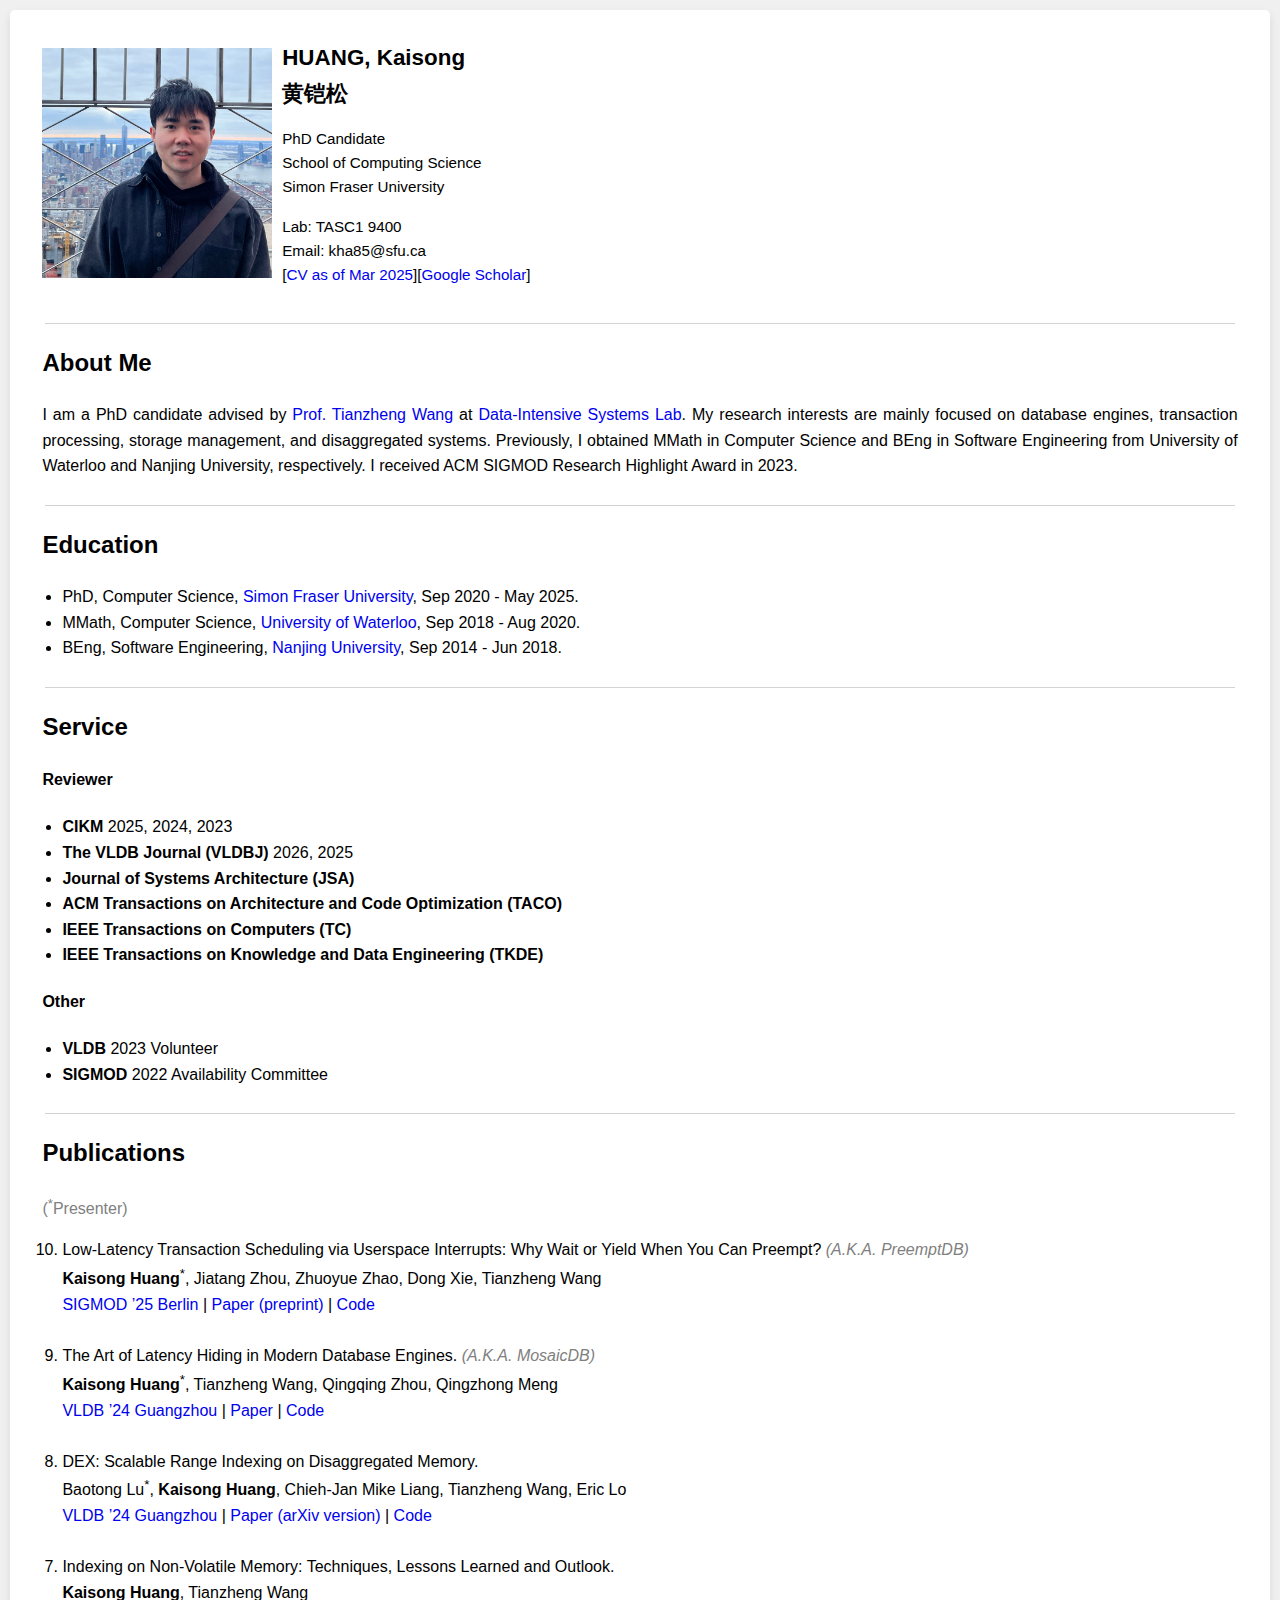
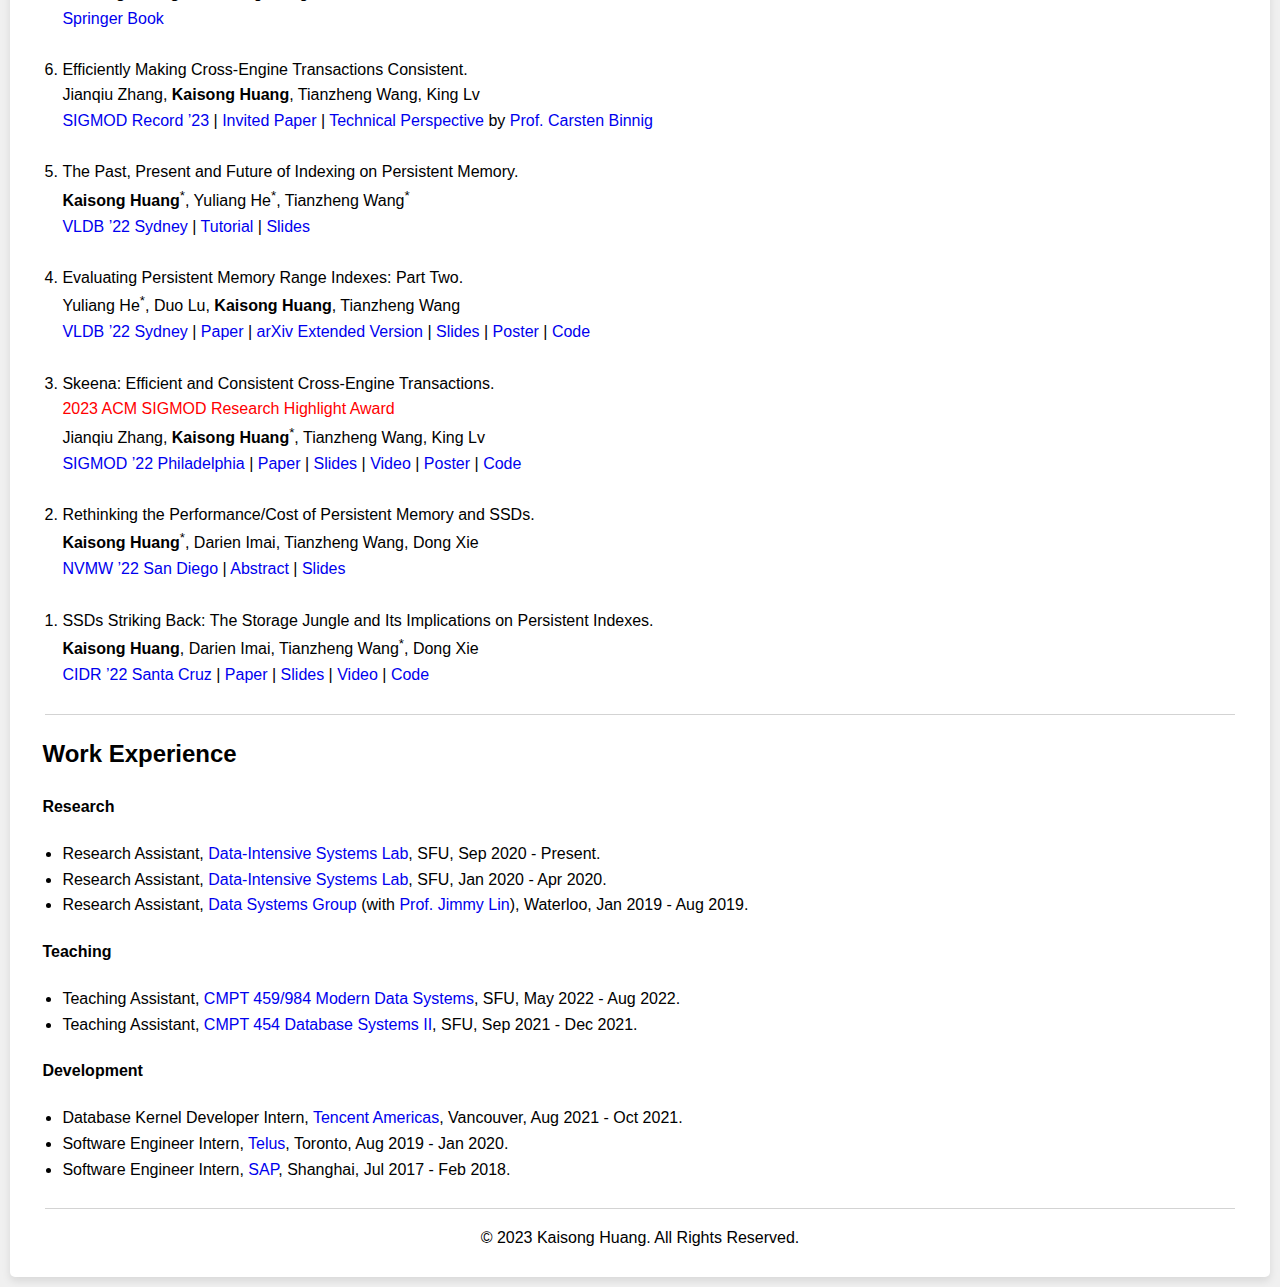
<file: index.html>
<!DOCTYPE html>
<html lang="en">

<head>
    <meta charset="UTF-8">
    <meta http-equiv="X-UA-Compatible" content="IE=edge">
    <meta name="viewport" content="width=device-width, initial-scale=1.0">
    <link rel="icon" type="image/jpg" href="resources/sfu-logo.jpg">
    <link rel="stylesheet" type="text/css" href="resources/styles.css" />
    <title>Kaisong Huang - School of Computing Science @ SFU</title>
</head>

<body>
    <div class="letter-container">
    <header>
        <div class="container profile">
            <img src="resources/kaisong-profile-nyc.jpg" alt="Kaisong Huang Profile Picture">
            <div class="name">
                <h1 style="font-size: 1.4em; margin-top: 0px;">HUANG, Kaisong<br>黄铠松</h1>
                <!-- <h2 style="font-size: 1em;">黄铠松</h2> -->
                <p style="font-size: 0.95em; margin-top: 0px;">
                    PhD Candidate<br>
                    School of Computing Science<br>
                    Simon Fraser University
                </p>
                <p style="font-size: 0.95em; margin-top: 0px;">
                    Lab: TASC1 9400<br>
                    Email: kha85@sfu.ca<br>
                    [<a href="resources/cv.pdf">CV as of Mar 2025</a>][<a href="https://scholar.google.ca/citations?user=U52rdm4AAAAJ" target="_blank">Google Scholar</a>]
                </p>
            </div>
        </div>
    </header>
    <hr> <!-- Separator line -->
    <section id="about">
        <div class="container">
            <div class="section-title">
                <h2>About Me</h2>
            </div>
            <div class="content">
                <p align="justify">I am a PhD candidate advised by <a href="https://www.cs.sfu.ca/~tzwang/"
                        target="_blank">Prof. Tianzheng Wang</a> at <a href="https://github.com/sfu-dis" target="_blank">Data-Intensive
                        Systems Lab</a>. My research interests are mainly focused on database engines, transaction
                    processing, storage management, and disaggregated systems. Previously, I obtained MMath in Computer Science and BEng in
                    Software Engineering from University of Waterloo and Nanjing University, respectively. I received ACM SIGMOD Research Highlight Award in 2023.</p>
            </div>
        </div>
    </section>
    <hr> <!-- Separator line -->
    <section id="education">
        <div class="container">
            <div class="section-title">
                <h2>Education</h2>
            </div>
            <div class="content">
                <ul>
                    <li>PhD, Computer Science, <a href="https://www.sfu.ca/">Simon Fraser University</a>, Sep 2020 -
                        May 2025.</li>
                    <li>MMath, Computer Science, <a href="https://uwaterloo.ca/">University of Waterloo</a>, Sep 2018 -
                        Aug 2020.</li>
                    <li>BEng, Software Engineering, <a href="https://www.nju.edu.cn/en/">Nanjing University</a>,
                        Sep 2014 - Jun 2018.</li>
                </ul>

            </div>
    </section>
    <hr> <!-- Separator line -->
    <section id="service">
        <div class="container">
            <div class="section-title">
                <h2>Service</h2>
            </div>
            <div class="content">
                <h4>Reviewer</h4>
                <ul>
                    <li><b>CIKM</b> 2025, 2024, 2023</li>
                    <li><b>The VLDB Journal (VLDBJ)</b> 2026, 2025</li>
                    <li><b>Journal of Systems Architecture (JSA)</b></li>
                    <li><b>ACM Transactions on Architecture and Code Optimization (TACO)</b></li>
                    <li><b>IEEE Transactions on Computers (TC)</b></li>
                    <li><b>IEEE Transactions on Knowledge and Data Engineering (TKDE)</b></li>
                </ul>
                <h4>Other</h4>
                <ul>
                    <li><b>VLDB</b> 2023 Volunteer</li>
                    <li><b>SIGMOD</b> 2022 Availability Committee</li>
                </ul>                
            </div>
        </div>
    </section>
    <hr> <!-- Separator line -->
    <section id="publications">
        <div class="container">
            <div class="section-title">
                <h2>Publications</h2>
                <font color="grey">(<sup>*</sup>Presenter)</font>
            </div>
            <div class="content">
                <ul>
                    <ol reversed>
                        <li>Low-Latency Transaction Scheduling via Userspace Interrupts: Why Wait or Yield When You Can Preempt? <i><font color="grey">(A.K.A. PreemptDB)</font></i>
                            <br><b>Kaisong Huang</b><sup>*</sup>, Jiatang Zhou, Zhuoyue Zhao, Dong Xie, Tianzheng Wang
                            <br><a href="https://2025.sigmod.org/index.shtml" target="_blank">SIGMOD ’25 Berlin</a> |
                                <a href="resources/preemptdb-preprint.pdf" target="_blank">Paper (preprint)</a> |
                                <a href="https://github.com/sfu-dis/preemptdb" target="_blank">Code</a>
                            <br>
                        </li>
                        <br>
                        <li>The Art of Latency Hiding in Modern Database Engines. <i><font color="grey">(A.K.A. MosaicDB)</font></i>
                            <br><b>Kaisong Huang</b><sup>*</sup>, Tianzheng Wang, Qingqing Zhou, Qingzhong Meng
                            <br><a href="https://vldb.org/2024/" target="_blank">VLDB ’24 Guangzhou</a> |
                                <a href="https://www.vldb.org/pvldb/vol17/p577-huang.pdf" target="_blank">Paper</a> |
                                <a href="https://github.com/sfu-dis/mosaicdb" target="_blank">Code</a>
                            <br>
                        </li>
                        <br>
                        <li>DEX: Scalable Range Indexing on Disaggregated Memory.
                            <br>Baotong Lu<sup>*</sup>, <b>Kaisong Huang</b>, Chieh-Jan Mike Liang, Tianzheng Wang, Eric Lo
                            <br><a href="https://vldb.org/2024/" target="_blank">VLDB ’24 Guangzhou</a> |
                                <a href="https://www.vldb.org/pvldb/vol17/p2603-lu.pdf" target="_blank">Paper</a> <a href="https://arxiv.org/pdf/2405.14502" target="_blank">(arXiv version)</a> |
                                <a href="https://github.com/baotonglu/dex" target="_blank">Code</a>
                            <br>
                        </li>
                        <br>
                        <li>Indexing on Non-Volatile Memory: Techniques, Lessons Learned and Outlook.
                            <br><b>Kaisong Huang</b>, Tianzheng Wang
                            <br><a href="https://link.springer.com/book/10.1007/978-3-031-47627-3" target="_blank">Springer Book</a>
                        </li>
                        <br>
                        <li>Efficiently Making Cross-Engine Transactions Consistent.
                            <br>Jianqiu Zhang, <b>Kaisong Huang</b>, Tianzheng Wang, King Lv
                            <br><a href="https://sigmodrecord.org/sigmod-record-march-2023/" target="_blank">SIGMOD
                                Record
                                ’23</a> | <a
                                href="https://sigmodrecord.org/publications/sigmodRecord/2303/pdfs/08_skeena-zhang.pdf"
                                target="_blank">Invited Paper</a> | <a
                                href="https://sigmodrecord.org/publications/sigmodRecord/2303/pdfs/07_tp-skeena-binnig.pdf"
                                target="_blank">Technical Perspective</a> by <a
                                href="https://scholar.google.com/citations?user=Iqsl_XMAAAAJ" target="_blank">Prof.
                                Carsten
                                Binnig</a>
                        </li>
                        <br>
                        <li>The Past, Present and Future of Indexing on Persistent Memory.
                            <br><b>Kaisong Huang</b><sup>*</sup>, Yuliang He<sup>*</sup>, Tianzheng Wang<sup>*</sup>
                            <br><a href="https://vldb.org/2022/" target="_blank">VLDB ’22 Sydney</a> | <a
                                href="http://vldb.org/pvldb/vol15/p3774-wang.pdf" target="_blank">Tutorial</a> | <a
                                href="https://www.cs.sfu.ca/~tzwang/pmem-index-tutorial-slides.pdf"
                                target="_blank">Slides</a>
                        </li>
                        <br>
                        <li>Evaluating Persistent Memory Range Indexes: Part Two.
                            <br>Yuliang He<sup>*</sup>, Duo Lu, <b>Kaisong Huang</b>, Tianzheng Wang
                            <br><a href="https://vldb.org/2022/" target="_blank">VLDB ’22 Sydney</a> | <a
                                href="http://vldb.org/pvldb/vol15/p2477-wang.pdf" target="_blank">Paper</a> | <a
                                href="https://arxiv.org/pdf/2201.13047.pdf" target="_blank"> arXiv Extended Version</a>
                            | <a href="resources/pibench-ep2-vldb.pdf" target="_blank">Slides</a> | <a
                                href="resources/pibench-ep2-poster.pdf" target="_blank">Poster</a> | <a
                                href="https://github.com/sfu-dis/pibench-ep2" target="_blank">Code</a>
                        </li>
                        <br>
                        <li>Skeena: Efficient and Consistent Cross-Engine Transactions.
                            <br>
                            <font color="red">2023 ACM SIGMOD Research Highlight Award</font>
                            <br>Jianqiu Zhang, <b>Kaisong Huang</b><sup>*</sup>, Tianzheng Wang, King Lv
                            <br><a href="https://2022.sigmod.org/" target="_blank">SIGMOD ’22 Philadelphia</a> | <a
                                href="https://www.cs.sfu.ca/~tzwang/skeena.pdf" target="_blank">Paper</a> | <a
                                href="resources/skeena-sigmod.pptx" target="_blank">Slides</a> | <a
                                href="https://www.youtube.com/watch?v=HhTRbVT8qps" target="_blank">Video</a> | <a
                                href="resources/skeena-poster.pdf" target="_blank">Poster</a> | <a
                                href="https://github.com/sfu-dis/skeena" target="_blank">Code</a>
                        </li>
                        <br>
                        <li>Rethinking the Performance/Cost of Persistent Memory and SSDs.
                            <br><b>Kaisong Huang</b><sup>*</sup>, Darien Imai, Tianzheng Wang, Dong Xie
                            <br><a href="http://nvmw.ucsd.edu/" target="_blank">NVMW ’22 San Diego</a> | <a
                                href="http://nvmw.ucsd.edu/nvmw2022-program/nvmw2022-data/nvmw2022-final51.pdf"
                                target="_blank">Abstract</a> | <a href="nvmw2022-paper51-presentation_slides.pdf"
                                target="_blank">Slides</a>
                        </li>
                        <br>
                        <li>SSDs Striking Back: The Storage Jungle and Its Implications on Persistent Indexes.
                            <br><b>Kaisong Huang</b>, Darien Imai, Tianzheng Wang<sup>*</sup>, Dong Xie
                            <br><a href="http://cidrdb.org/cidr2022/" target="_blank">CIDR ’22 Santa Cruz</a> | <a
                                href="http://cidrdb.org/cidr2022/papers/p64-huang.pdf" target="_blank">Paper</a> | <a
                                href="https://www.cs.sfu.ca/~tzwang/ssd-striking-back-slides.pdf"
                                target="_blank">Slides</a>
                            | <a href="https://youtu.be/QeX6IJWgdVs" target="_blank">Video</a> | <a
                                href="https://github.com/sfu-dis/ssd-vs-pm" target="_blank">Code</a>
                        </li>
                    </ol>
                </ul>
            </div>
        </div>
    </section>
    <hr> <!-- Separator line -->
    <section id="work">
        <div class="container">
            <div class="section-title">
                <h2>Work Experience</h2>
            </div>
            <div class="content">
                <h4>Research</h4>
                <ul>
                    <li>Research Assistant, <a href="https://github.com/sfu-dis">Data-Intensive Systems Lab</a>, SFU,
                        Sep 2020 - Present.</li>
                    <li>Research Assistant, <a href="https://github.com/sfu-dis">Data-Intensive Systems Lab</a>, SFU,
                        Jan 2020 - Apr 2020.</li>
                    <li>Research Assistant, <a href="https://uwaterloo.ca/data-systems-group/">Data Systems Group</a>
                        (with <a href="https://cs.uwaterloo.ca/~jimmylin/">Prof. Jimmy Lin</a>), Waterloo, Jan 2019 -
                        Aug 2019.</li>
                </ul>

                <h4>Teaching</h4>
                <ul>
                    <li>Teaching Assistant, <a href="http://www.sfu.ca/outlines.html?2022/summer/cmpt/459/d100">CMPT
                            459/984 Modern Data Systems</a>, SFU, May 2022 - Aug 2022.</li>
                    <li>Teaching Assistant, <a href="http://www.sfu.ca/outlines.html?2021/fall/cmpt/454/d100">CMPT 454
                            Database Systems II</a>, SFU, Sep 2021 - Dec 2021.</li>
                </ul>

                <h4>Development</h4>
                <ul>
                    <li>Database Kernel Developer Intern, <a href="https://en.wikipedia.org/wiki/Tencent">Tencent
                            Americas</a>, Vancouver, Aug 2021 - Oct 2021.</li>
                    <li>Software Engineer Intern, <a href="https://en.wikipedia.org/wiki/Telus">Telus</a>, Toronto, Aug
                        2019 - Jan 2020.</li>
                    <li>Software Engineer Intern, <a href="https://en.wikipedia.org/wiki/SAP">SAP</a>, Shanghai, Jul
                        2017 - Feb 2018.</li>
                </ul>
            </div>
    </section>
    <hr> <!-- Separator line -->
    <footer>
        <div class="container">
            <p>© 2023 Kaisong Huang. All Rights Reserved.</p>
        </div>
    </footer>
    </div>
</body>

</html>
</file>
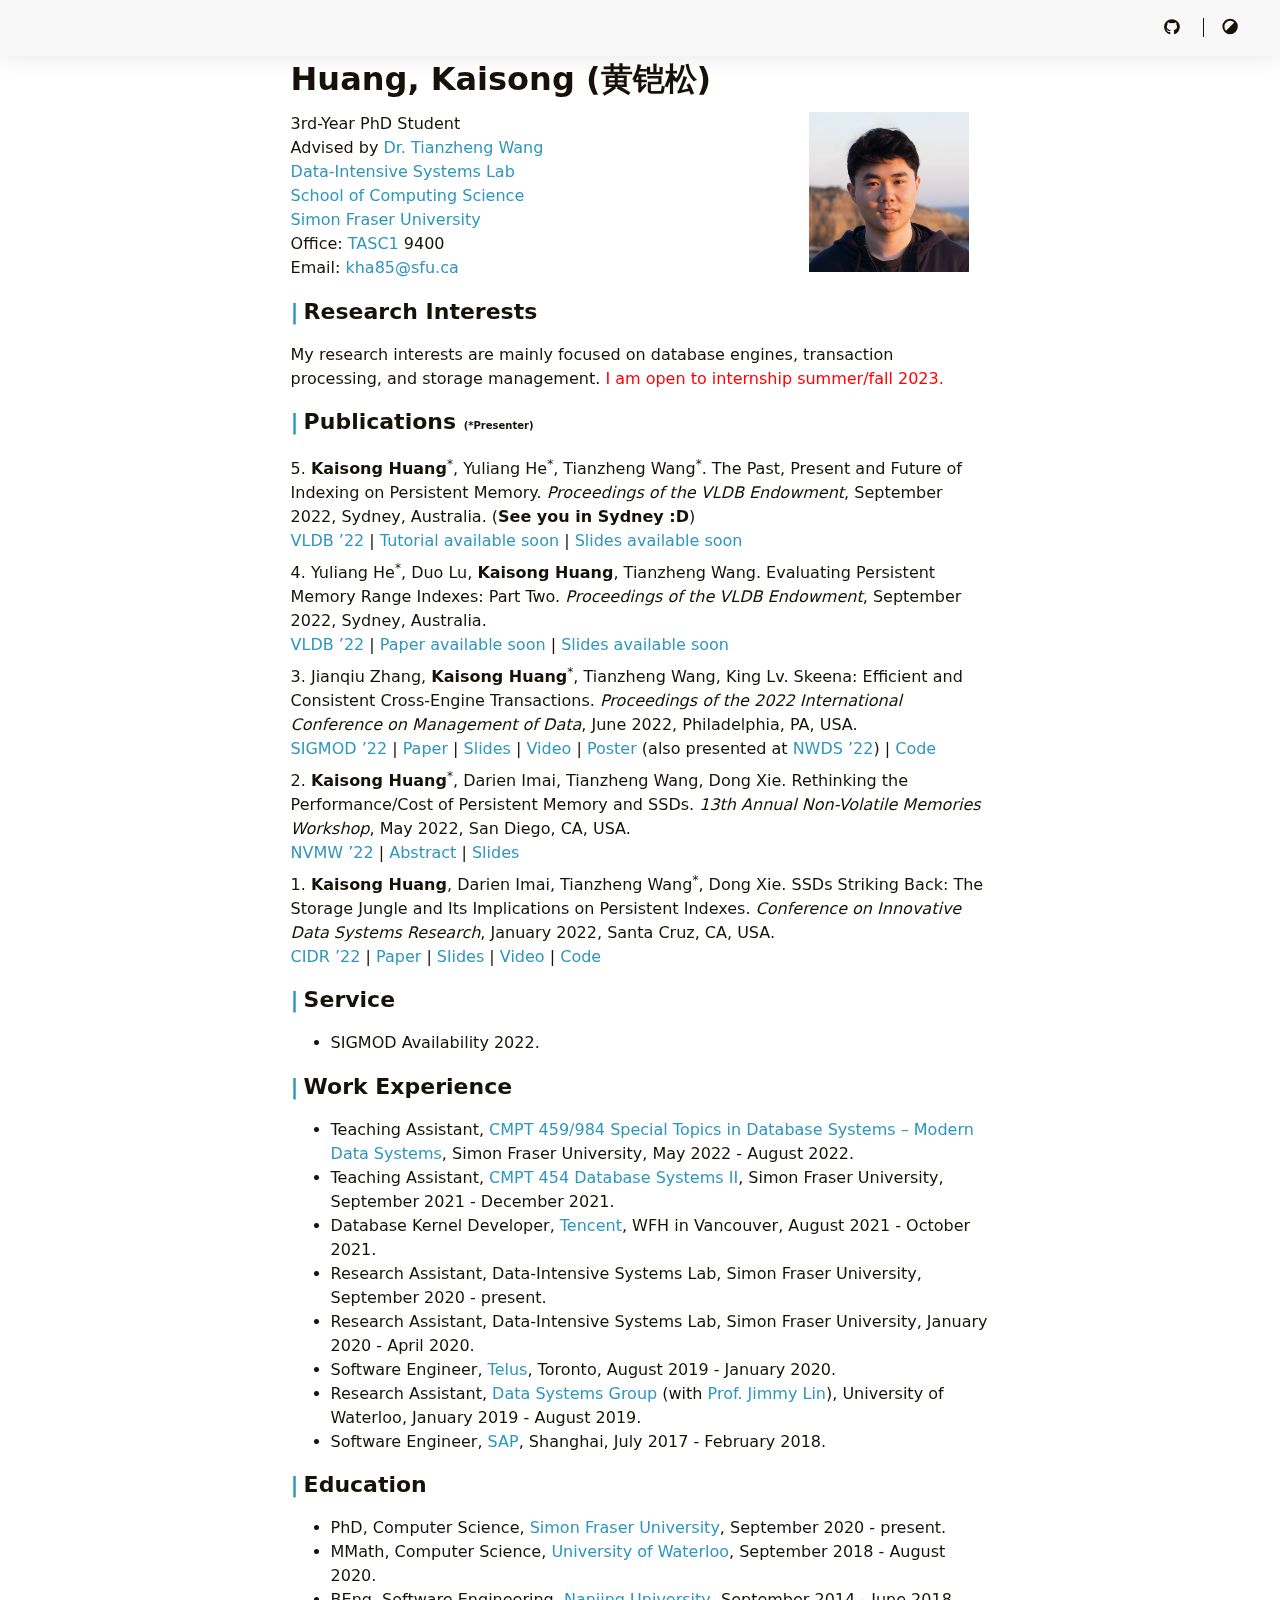
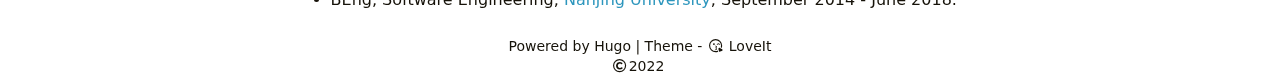
<file: home/index.html>
<!DOCTYPE html>
<html lang="en">
    <head>
        <meta charset="utf-8">
        <meta name="viewport" content="width=device-width, initial-scale=1">
        <meta name="robots" content="noodp" />
        <title>
            Kaisong Huang - SFU
        </title><meta name="Description" content=""><meta property="og:title" content="" />
<meta property="og:description" content="Kaisong Huang Huang, Kaisong (黄铠松) 3rd-Year PhD Student Advised by Dr. Tianzheng Wang Data-Intensive Systems Lab School of Computing Science Simon Fraser University Office: TASC1 9400 Email: kha85@sfu.ca
Research Interests My research interests are mainly focused on database engines, transaction processing, and storage management. I am open to internship summer/fall 2023.
Publications (*Presenter) 5. Kaisong Huang*, Yuliang He*, Tianzheng Wang*. The Past, Present and Future of Indexing on Persistent Memory. Proceedings of the VLDB Endowment, September 2022, Sydney, Australia." />
<meta property="og:type" content="article" />
<meta property="og:url" content="https://kaisonghuang.github.io/home/" />

<meta name="twitter:card" content="summary"/>
<meta name="twitter:title" content=""/>
<meta name="twitter:description" content="Kaisong Huang Huang, Kaisong (黄铠松) 3rd-Year PhD Student Advised by Dr. Tianzheng Wang Data-Intensive Systems Lab School of Computing Science Simon Fraser University Office: TASC1 9400 Email: kha85@sfu.ca
Research Interests My research interests are mainly focused on database engines, transaction processing, and storage management. I am open to internship summer/fall 2023.
Publications (*Presenter) 5. Kaisong Huang*, Yuliang He*, Tianzheng Wang*. The Past, Present and Future of Indexing on Persistent Memory. Proceedings of the VLDB Endowment, September 2022, Sydney, Australia."/>
<meta name="application-name" content="Kaisong Huang">
<meta name="apple-mobile-web-app-title" content="Kaisong Huang"><link rel="shortcut icon" type="image/x-icon" href="/favicon.ico" />
        <link rel="icon" type="image/png" sizes="32x32" href="/favicon-32x32.png">
        <link rel="icon" type="image/png" sizes="16x16" href="/favicon-16x16.png"><link rel="apple-touch-icon" sizes="180x180" href="/apple-touch-icon.png"><link rel="manifest" href="/site.webmanifest"><link rel="canonical" href="https://kaisonghuang.github.io/home/" /><link rel="stylesheet" href="/lib/normalize/normalize.min.css"><link rel="stylesheet" href="/css/style.min.css"><link rel="stylesheet" href="/lib/fontawesome-free/all.min.css"><link rel="stylesheet" href="/lib/animate/animate.min.css"><script type="application/ld+json">
    {
        "@context": "http://schema.org",
        "@type": "BlogPosting",
        "headline": "",
        "inLanguage": "en",
        "mainEntityOfPage": {
            "@type": "WebPage",
            "@id": "https:\/\/kaisonghuang.github.io\/home\/"
        },"genre": "page","wordcount":  399 ,
        "url": "https:\/\/kaisonghuang.github.io\/home\/","publisher": {
            "@type": "Organization",
            "name": "Author"},"author": {
                "@type": "Person",
                "name": "Author"
            },"description": ""
    }
    </script></head>
    <body data-header-desktop="" data-header-mobile=""><script type="text/javascript">(window.localStorage && localStorage.getItem('theme') ? localStorage.getItem('theme') === 'dark' : ('' === 'auto' ? window.matchMedia('(prefers-color-scheme: dark)').matches : '' === 'dark')) && document.body.setAttribute('theme', 'dark');</script>

        <div id="mask"></div><div class="wrapper"><header class="desktop" id="header-desktop">
    <div class="header-wrapper">
        <div class="header-title">
            <a href="/" title="Kaisong Huang"></a>
        </div>
        <div class="menu">
            <div class="menu-inner"><a class="menu-item" href="https://github.com/kaisonghuang" title="GitHub" rel="noopener noreffer" target="_blank"><i class='fab fa-github fa-fw'></i>  </a><span class="menu-item delimiter"></span><a href="javascript:void(0);" class="menu-item theme-switch" title="Switch Theme">
                    <i class="fas fa-adjust fa-fw"></i>
                </a>
            </div>
        </div>
    </div>
</header><header class="mobile" id="header-mobile">
    <div class="header-container">
        <div class="header-wrapper">
            <div class="header-title">
                <a href="/" title="Kaisong Huang"></a>
            </div>
            <div class="menu-toggle" id="menu-toggle-mobile">
                <span></span><span></span><span></span>
            </div>
        </div>
        <div class="menu" id="menu-mobile"><a class="menu-item" href="https://github.com/kaisonghuang" title="GitHub" rel="noopener noreffer" target="_blank"><i class='fab fa-github fa-fw'></i></a><a href="javascript:void(0);" class="menu-item theme-switch" title="Switch Theme">
                <i class="fas fa-adjust fa-fw"></i>
            </a></div>
    </div>
</header>
<div class="search-dropdown desktop">
    <div id="search-dropdown-desktop"></div>
</div>
<div class="search-dropdown mobile">
    <div id="search-dropdown-mobile"></div>
</div>
<main class="main">
                <div class="container"><div class="page single special"><h1 class="single-title animated pulse faster"></h1><div class="content" id="content"><h1 id="kaisong-huang">Kaisong Huang</h1>
<h1 id="huang-kaisong-黄铠松">Huang, Kaisong (黄铠松)</h1>
<p><img style="float: right;margin: 0px 20px" src="profile.jpg" width="160" height="160" />
3rd-Year PhD Student</br>
Advised by <a href="https://www.cs.sfu.ca/~tzwang/" target="_blank" rel="noopener noreffer">Dr. Tianzheng Wang</a></br>
<a href="https://github.com/sfu-dis" target="_blank" rel="noopener noreffer">Data-Intensive Systems Lab</a></br>
<a href="http://www.sfu.ca/computing.html" target="_blank" rel="noopener noreffer">School of Computing Science</a></br>
<a href="https://www.sfu.ca/" target="_blank" rel="noopener noreffer">Simon Fraser University</a></br>
Office: <a href="https://www.sfu.ca/fs/campus-maps/directory-of-buildings/technology---science-complex-11.html" target="_blank" rel="noopener noreffer">TASC1</a> 9400</br>
Email: <a href="mailto:kha85@sfu.ca">kha85@sfu.ca</a></p>
<h3 id="research-interests">Research Interests</h3>
<p>My research interests are mainly focused on database engines, transaction processing, and storage management. <font color="red">I am open to internship summer/fall 2023.</font></p>
<h3 id="publications-font-size1presenterfont">Publications <font size=1>(*Presenter)</font></h3>
<p>5. <strong>Kaisong Huang</strong><sup>*</sup>, Yuliang He<sup>*</sup>, Tianzheng Wang<sup>*</sup>. The Past, Present and Future of Indexing on Persistent Memory. <em>Proceedings of the VLDB Endowment</em>, September 2022, Sydney, Australia. (<strong>See you in Sydney :D</strong>)<br><a href="https://vldb.org/2022/" target="_blank" rel="noopener noreffer">VLDB ’22</a> | <a href="" rel="">Tutorial available soon</a> | <a href="" rel="">Slides available soon</a></p>
<p>4. Yuliang He<sup>*</sup>, Duo Lu, <strong>Kaisong Huang</strong>, Tianzheng Wang. Evaluating Persistent Memory Range Indexes: Part Two. <em>Proceedings of the VLDB Endowment</em>, September 2022, Sydney, Australia. <br><a href="https://vldb.org/2022/" target="_blank" rel="noopener noreffer">VLDB ’22</a> | <a href="" rel="">Paper available soon</a> | <a href="" rel="">Slides available soon</a></p>
<p>3. Jianqiu Zhang, <strong>Kaisong Huang</strong><sup>*</sup>, Tianzheng Wang, King Lv. Skeena: Efficient and Consistent Cross-Engine Transactions. <em>Proceedings of the 2022 International Conference on Management of Data</em>, June 2022, Philadelphia, PA, USA.<br><a href="https://2022.sigmod.org/" target="_blank" rel="noopener noreffer">SIGMOD ’22</a> | <a href="https://www.cs.sfu.ca/~tzwang/skeena.pdf" target="_blank" rel="noopener noreffer">Paper</a> | <a href="https://www.sfu.ca/~kha85/skeena-sigmod.pptx" target="_blank" rel="noopener noreffer">Slides</a> | <a href="https://www.youtube.com/watch?v=HhTRbVT8qps" target="_blank" rel="noopener noreffer">Video</a> | <a href="https://www.sfu.ca/~kha85/skeena-poster.pdf" target="_blank" rel="noopener noreffer">Poster</a> (also presented at <a href="https://research.facebook.com/2022-northwest-database-society-annual-meeting/" target="_blank" rel="noopener noreffer">NWDS ’22</a>) | <a href="https://github.com/sfu-dis/skeena" target="_blank" rel="noopener noreffer">Code</a></p>
<p>2. <strong>Kaisong Huang</strong><sup>*</sup>, Darien Imai, Tianzheng Wang, Dong Xie. Rethinking the Performance/Cost of Persistent Memory and SSDs. <em>13th Annual Non-Volatile Memories Workshop</em>, May 2022, San Diego, CA, USA.<br><a href="http://nvmw.ucsd.edu/" target="_blank" rel="noopener noreffer">NVMW ’22</a> | <a href="http://nvmw.ucsd.edu/nvmw2022-program/nvmw2022-data/nvmw2022-final51.pdf" target="_blank" rel="noopener noreffer">Abstract</a> | <a href="nvmw2022-paper51-presentation_slides.pdf" rel="">Slides</a></p>
<p>1. <strong>Kaisong Huang</strong>, Darien Imai, Tianzheng Wang<sup>*</sup>, Dong Xie. SSDs Striking Back: The Storage Jungle and Its Implications on Persistent Indexes. <em>Conference on Innovative Data Systems Research</em>, January 2022, Santa Cruz, CA, USA. <br><a href="http://cidrdb.org/cidr2022/" target="_blank" rel="noopener noreffer">CIDR ’22</a> | <a href="http://cidrdb.org/cidr2022/papers/p64-huang.pdf" target="_blank" rel="noopener noreffer">Paper</a> | <a href="https://www.cs.sfu.ca/~tzwang/ssd-striking-back-slides.pdf" target="_blank" rel="noopener noreffer">Slides</a> | <a href="https://youtu.be/QeX6IJWgdVs" target="_blank" rel="noopener noreffer">Video</a> | <a href="https://github.com/sfu-dis/ssd-vs-pm" target="_blank" rel="noopener noreffer">Code</a></p>
<h3 id="service">Service</h3>
<ul>
<li>SIGMOD Availability 2022.</li>
</ul>
<h3 id="work-experience">Work Experience</h3>
<ul>
<li>Teaching Assistant, <a href="http://www.sfu.ca/outlines.html?2022/summer/cmpt/459/d100" target="_blank" rel="noopener noreffer">CMPT 459/984 Special Topics in Database Systems – Modern Data Systems</a>, Simon Fraser University, May 2022 - August 2022.</li>
<li>Teaching Assistant, <a href="http://www.sfu.ca/outlines.html?2021/fall/cmpt/454/d100" target="_blank" rel="noopener noreffer">CMPT 454 Database Systems II</a>, Simon Fraser University, September 2021 - December 2021.</li>
<li>Database Kernel Developer, <a href="https://en.wikipedia.org/wiki/Tencent" target="_blank" rel="noopener noreffer">Tencent</a>, WFH in Vancouver, August 2021 - October 2021.</li>
<li>Research Assistant, Data-Intensive Systems Lab, Simon Fraser University, September 2020 - present.</li>
<li>Research Assistant, Data-Intensive Systems Lab, Simon Fraser University, January 2020 - April 2020.</li>
<li>Software Engineer, <a href="https://en.wikipedia.org/wiki/Telus" target="_blank" rel="noopener noreffer">Telus</a>, Toronto, August 2019 - January 2020.</li>
<li>Research Assistant, <a href="https://uwaterloo.ca/data-systems-group/" target="_blank" rel="noopener noreffer">Data Systems Group</a> (with <a href="https://cs.uwaterloo.ca/~jimmylin/" target="_blank" rel="noopener noreffer">Prof. Jimmy Lin</a>), University of Waterloo, January 2019 - August 2019.</li>
<li>Software Engineer, <a href="https://en.wikipedia.org/wiki/SAP" target="_blank" rel="noopener noreffer">SAP</a>, Shanghai, July 2017 - February 2018.</li>
</ul>
<h3 id="education">Education</h3>
<ul>
<li>PhD, Computer Science, <a href="https://www.sfu.ca/" target="_blank" rel="noopener noreffer">Simon Fraser University</a>, September 2020 - present.</li>
<li>MMath, Computer Science, <a href="https://uwaterloo.ca/" target="_blank" rel="noopener noreffer">University of Waterloo</a>, September 2018 - August 2020.</li>
<li>BEng, Software Engineering, <a href="https://www.nju.edu.cn/en/main.psp" target="_blank" rel="noopener noreffer">Nanjing University</a>, September 2014 - June 2018.</li>
</ul>
</div></div></div>
            </main><footer class="footer">
        <div class="footer-container"><div class="footer-line">Powered by <a href="https://gohugo.io/" target="_blank" rel="noopener noreffer" title="Hugo 0.80.0">Hugo</a> | Theme - <a href="https://github.com/dillonzq/LoveIt" target="_blank" rel="noopener noreffer" title="LoveIt 0.2.10"><i class="far fa-kiss-wink-heart fa-fw"></i> LoveIt</a>
                </div><div class="footer-line"><i class="far fa-copyright fa-fw"></i><span itemprop="copyrightYear">2022</span><span class="author" itemprop="copyrightHolder">&nbsp;<a href="/" target="_blank"></a></span></div>
        </div>
    </footer></div>

        <div id="fixed-buttons"><a href="#" id="back-to-top" class="fixed-button" title="Back to Top">
                <i class="fas fa-arrow-up fa-fw" aria-hidden="true"></i>
            </a><a href="#" id="view-comments" class="fixed-button" title="View Comments">
                <i class="fas fa-comment fa-fw" aria-hidden="true"></i>
            </a>
        </div><script type="text/javascript" src="/lib/smooth-scroll/smooth-scroll.min.js"></script><script type="text/javascript" src="/lib/lazysizes/lazysizes.min.js"></script><script type="text/javascript" src="/lib/clipboard/clipboard.min.js"></script><script type="text/javascript">window.config={"code":{"copyTitle":"Copy to clipboard","maxShownLines":10},"comment":{}};</script><script type="text/javascript" src="/js/theme.min.js"></script></body>
</html>
</file>
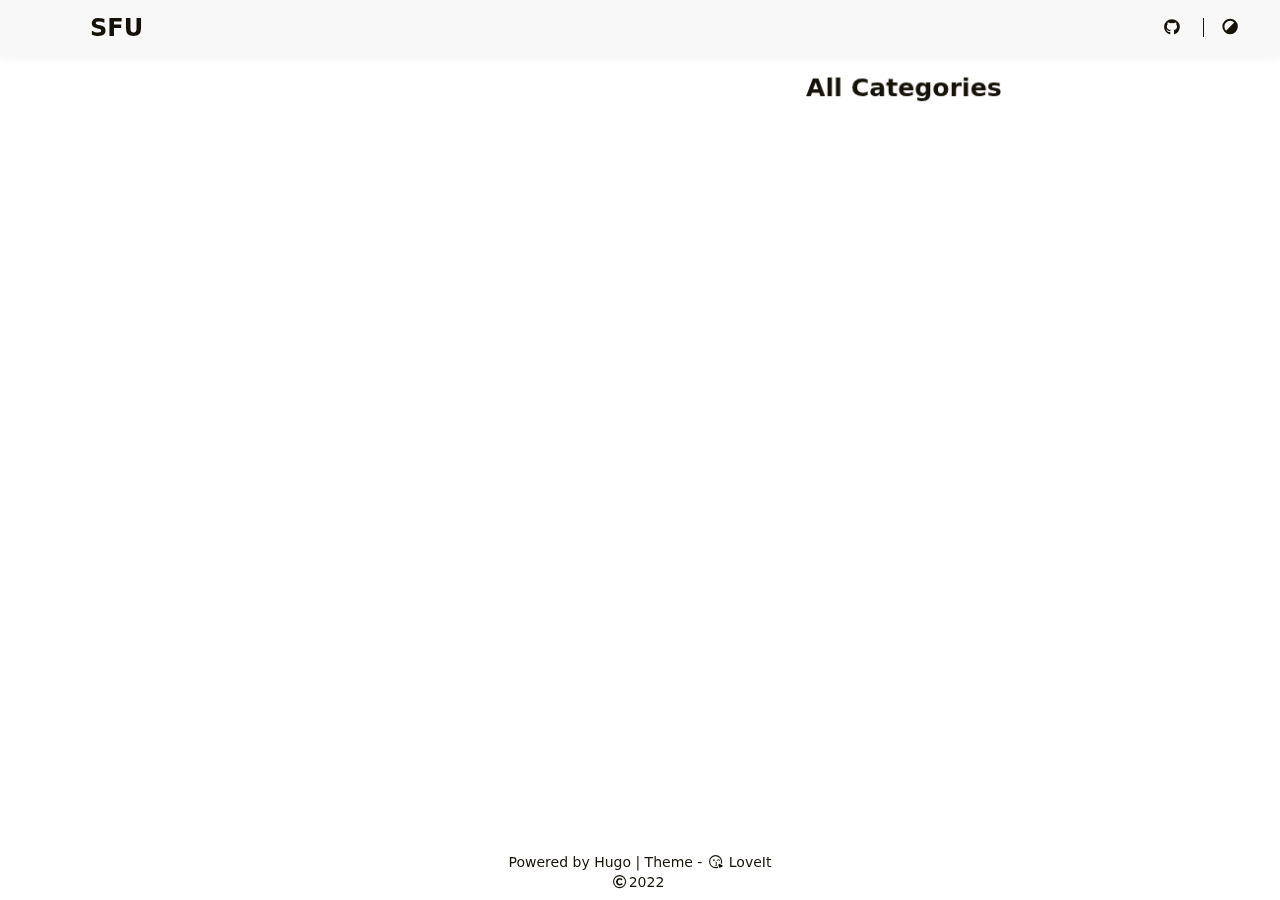
<file: categories/page/1/index.html>
<!DOCTYPE html><html><head><title>https://kaisonghuang.github.io/categories/</title><link rel="canonical" href="https://kaisonghuang.github.io/categories/"/><meta name="robots" content="noindex"><meta charset="utf-8" /><meta http-equiv="refresh" content="0; url=https://kaisonghuang.github.io/categories/" /></head></html>
</file>
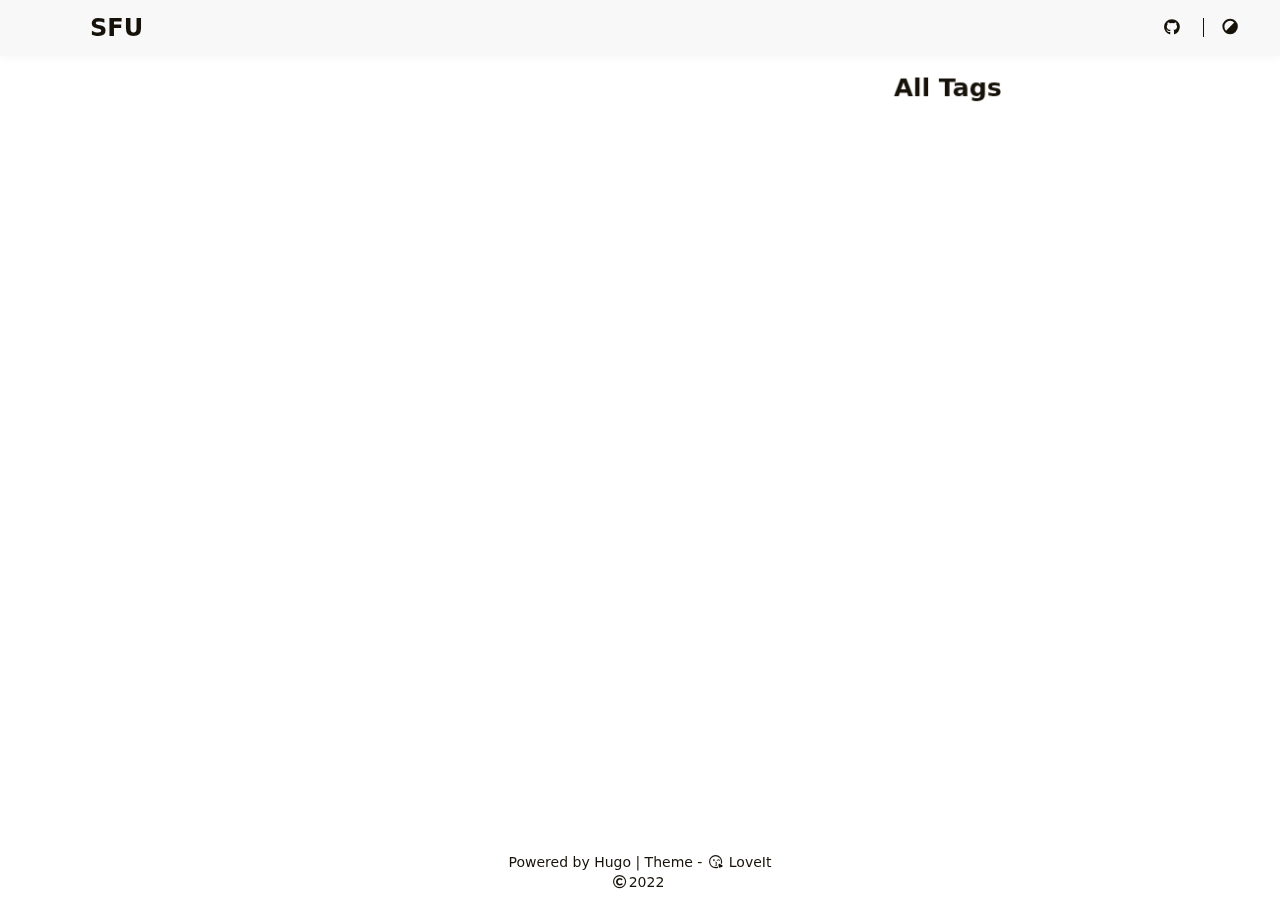
<file: tags/page/1/index.html>
<!DOCTYPE html><html><head><title>https://kaisonghuang.github.io/tags/</title><link rel="canonical" href="https://kaisonghuang.github.io/tags/"/><meta name="robots" content="noindex"><meta charset="utf-8" /><meta http-equiv="refresh" content="0; url=https://kaisonghuang.github.io/tags/" /></head></html>
</file>
<file: resources/styles.css>
a {
    text-decoration: none; /* Removes the underline from all hyperlinks */
}

a:hover {
    text-decoration: underline; /* Optional: Adds an underline on hover for better user experience */
}

body {
    margin: 0;
    padding: 0;
    background: #f0f0f0;
    font-family: Arial, sans-serif;
    line-height: 1.6;
}

.letter-container {
    background: #fff; /* A white background for the letter */
    margin: 10px; /* Centers the container with some margin from the top */
    padding: 10px;
    box-shadow: 0 4px 8px rgba(0, 0, 0, 0.1); /* Subtle shadow to create the floating effect */
    border-radius: 5px; /* Optional: slightly rounded corners for the letter */
}

/* Responsive design for smaller screens */
@media (max-width: 490px) {
    .letter-container {
        margin: 10px;
        padding: 10px;
    }
}
.container {
    width: 98%;
    margin: auto;
    overflow: hidden;
}

header {
    background: #fff;
    color: #000;
    padding: 10px;
    margin: 10px 0;
}

header .profile {
    display: flex;
    align-items: flex-start;
}

.profile img {
    width: 230px;
    height: 230px;
    object-fit: cover;
    margin-right: 10px;
    margin-top: 8px;
}

.profile .name {
    margin: 0;
}

/* Responsive design for screens less than 600px wide */
@media (max-width: 490px) {
    header .profile {
        flex-direction: column;
        /* Stack flex items vertically on small screens */
        align-items: flex-start;
        /* Align items to the start (top) of the container */
    }

    .profile img {
        width: 210px;
        /* You may want to scale down the image on smaller screens */
        height: 210px;
        /* Maintain the aspect ratio if desired */
        margin-right: 0px;
        /* Remove the margin since the image will be above the text */
        margin-bottom: 10px;
        /* Add some space below the image */
    }

    .profile .name {
        width: 100%;
        /* Allow the text to take full width below the image */
    }
}

/* Removes default margin from name and title */
section {
    margin: 0px 0;
}

.section-title {
    background: #fff;
    padding: 0px 10px;
    text-align: left;
    margin-top: 0px;
    margin-bottom: 0px;
}

.content {
    padding: 0px 10px;
    margin-top: 0px;
    /* Reduced top margin */
}

footer {
    background: #fff;
    color: #000;
    text-align: center;
    padding: 0px 10px;
}

hr {
    border: 0;
    /* Removes the default border */
    height: 1px;
    /* Sets the height of the line */
    background-color: #d3d3d3;
    /* Light grey color */
    margin-top: 10px;
    /* Space above the hr */
    margin-bottom: 0px;
    /* Space below the hr */
    width: 96%;
    /* Adjusts the width of the hr to be 50% of its container */
    margin-left: auto;
    /* Centers the hr line */
    margin-right: auto;
    /* Centers the hr line */
}

ul {
    /* Resets padding and margin for all unordered lists */
    padding-left: 10px;
    margin-left: 10px;
    list-style-type: disc;
    list-style-position: outside;
}

ol {
    /* Targets all ordered lists */
    padding-left: 0px;
    /* Reduces or removes the left padding */
    margin-left: 0px;
    /* Reduces or removes the left margin */
    list-style-position: outside;
    /* Positions the numbers inside the padding area */
}

ol li {
    /* Targets list items specifically */
    padding-left: 0;
    /* Ensures no additional padding on list items */
    margin-left: 0;
    /* Ensures no additional margin on list items */
}
</file>
<file: css/style.min.css>
html{font-family:system-ui,-apple-system,BlinkMacSystemFont,PingFang SC,Microsoft YaHei UI,Segoe UI,Roboto,Oxygen,Ubuntu,Cantarell,Fira Sans,Droid Sans,Helvetica Neue,Helvetica,Arial,sans-serif;font-weight:400;font-display:swap;font-size:16px;line-height:1.5rem;width:100%}::-webkit-scrollbar{width:.5rem;height:.5rem}::-webkit-scrollbar-thumb{background-color:#87878d}::-webkit-scrollbar-thumb:hover{background-color:#a9a9b3}::selection{background-color:rgba(53,166,247,0.25)}[theme=dark] ::selection{background-color:rgba(50,112,194,0.4)}body{background-color:#fff;color:#161209;word-wrap:break-word;overflow-wrap:break-word;scrollbar-color:auto}body[theme=dark]{color:#a9a9b3;background-color:#292a2d}input::-ms-clear{display:none}a,a::before,a::after{text-decoration:none;color:#161209}[theme=dark] a,[theme=dark] a::before,[theme=dark] a::after{color:#a9a9b3}a:active,a:hover{color:#2d96bd}[theme=dark] a:active,[theme=dark] a:hover{color:#fff}#mask{background-repeat:no-repeat;background-position:center;position:fixed;top:0;left:0;width:100%;height:100%;z-index:-1;background-color:rgba(0,0,0,0)}.blur #mask{z-index:100;background-color:rgba(0,0,0,0.25)}svg.icon{display:inline-block;width:1.25em;height:1em;text-align:center}svg.icon path{fill:currentColor}img.emoji{height:1em;width:1em;margin:0 .05em 0 .1em;vertical-align:-.1em}.details .details-summary:hover{cursor:pointer}.details i.details-icon{color:#a9a9b3;-webkit-transition:transform 0.2s ease;-moz-transition:transform 0.2s ease;-o-transition:transform 0.2s ease;transition:transform 0.2s ease}[theme=dark] .details i.details-icon{color:#5d5d5f}.details .details-content{max-height:0;overflow-y:hidden;-webkit-transition:max-height 0.8s cubic-bezier(0, 1, 0, 1) -0.1s;-moz-transition:max-height 0.8s cubic-bezier(0, 1, 0, 1) -0.1s;-o-transition:max-height 0.8s cubic-bezier(0, 1, 0, 1) -0.1s;transition:max-height 0.8s cubic-bezier(0, 1, 0, 1) -0.1s}.details.open i.details-icon{-webkit-transform:rotate(90deg);-moz-transform:rotate(90deg);-ms-transform:rotate(90deg);-o-transform:rotate(90deg);transform:rotate(90deg)}.details.open .details-content{max-height:12000px;-webkit-transition:max-height 0.8s cubic-bezier(0.5, 0, 1, 0) 0s;-moz-transition:max-height 0.8s cubic-bezier(0.5, 0, 1, 0) 0s;-o-transition:max-height 0.8s cubic-bezier(0.5, 0, 1, 0) 0s;transition:max-height 0.8s cubic-bezier(0.5, 0, 1, 0) 0s}#fixed-buttons{display:none}.fixed-button{display:none;z-index:100;position:fixed;right:1.5rem;font-size:1rem;line-height:1.3rem;padding:.6rem .6rem;color:#a9a9b3;background:#f8f8f8;-webkit-border-radius:2rem;-moz-border-radius:2rem;border-radius:2rem;-webkit-transition:color 0.4s ease;-moz-transition:color 0.4s ease;-o-transition:color 0.4s ease;transition:color 0.4s ease}.blur .fixed-button{-webkit-filter:blur(1.5px);-moz-filter:blur(1.5px);-ms-filter:blur(1.5px);filter:blur(1.5px)}.fixed-button:hover,.fixed-button:active{color:#161209;cursor:pointer}.fixed-button:active,.fixed-button:focus,.fixed-button:hover{outline:none}[theme=dark] .fixed-button{color:#5d5d5f;background:#252627}[theme=dark] .fixed-button:hover,[theme=dark] .fixed-button:active{color:#a9a9b3}#back-to-top{display:block;bottom:1.5rem}#view-comments{bottom:4.5rem}.cc-window.cc-banner .cc-btn{color:#161209}.cc-window.cc-banner .cc-btn:hover,.cc-window.cc-banner .cc-btn:focus{background-color:#ccc}[theme=dark] .cc-window.cc-banner .cc-btn{color:#161209}[theme=dark] .cc-window.cc-banner .cc-btn:hover,[theme=dark] .cc-window.cc-banner .cc-btn:focus{background-color:#fff}img{-o-object-fit:contain;object-fit:contain;font-family:"object-fit: contain;"}.wrapper{display:flex;flex-direction:column;min-height:100vh;width:100%}.wrapper main{flex:1 0 auto}.wrapper main .container{padding:0 1rem}.page{position:relative;max-width:800px;width:60%;margin:0 auto}[header-desktop] .page{padding-top:3.5rem}[header-desktop=normal] .page{padding-top:0}.blur .page{-webkit-filter:blur(1.5px);-moz-filter:blur(1.5px);-ms-filter:blur(1.5px);filter:blur(1.5px)}.toc .toc-title{font-size:1.2rem;font-weight:bold;text-transform:uppercase}.toc .toc-content{font-size:1rem}.toc .toc-content ul{text-indent:-0.85rem;padding-left:.8rem;list-style:none}.toc .toc-content ul a:first-child::before{content:"|";font-weight:bolder;margin-right:.5rem;color:#2d96bd}[theme=dark] .toc .toc-content ul a:first-child::before{color:#55bde2}.toc .toc-content ul ul{padding-left:1.5rem}.toc ruby{background:#f5f5f5}.toc ruby rt{color:#a9a9b3}[theme=dark] .toc ruby{background:#272C34}[theme=dark] .toc ruby rt{color:#5d5d5f}#toc-auto{display:block;position:absolute;width:12000px;max-width:0;padding:0 .8rem;border-left:4px solid #f0f0f0;word-wrap:break-word;overflow-wrap:break-word;box-sizing:border-box;top:10rem;left:0;visibility:hidden}[header-desktop=normal] #toc-auto{top:5rem}.blur #toc-auto{-webkit-filter:blur(1.5px);-moz-filter:blur(1.5px);-ms-filter:blur(1.5px);filter:blur(1.5px)}[theme=dark] #toc-auto{border-left-color:#363636}#toc-auto .toc-title{margin:.8rem 0}#toc-auto .toc-content.always-active ul{display:block}#toc-auto .toc-content>nav>ul{margin:.625rem 0}#toc-auto .toc-content ul ul{display:none}#toc-auto .toc-content ul .has-active>ul{display:block}#toc-auto .toc-content a.active{font-weight:bold;color:#2d96bd}[theme=dark] #toc-auto .toc-content a.active{color:#55bde2}#toc-auto .toc-content a.active::before{color:#ef3982}[theme=dark] #toc-auto .toc-content a.active::before{color:#bdebfc}#toc-static{display:none;margin:.8rem 0}#toc-static[kept=true]{display:block}#toc-static .toc-title{display:flex;justify-content:space-between;line-height:2em;padding:0 .75rem;background:#e6e6e6}[theme=dark] #toc-static .toc-title{background:#1a1d23}#toc-static .toc-content{background-color:#f5f5f5}#toc-static .toc-content>nav>ul{margin:0;padding:.4rem 1rem .4rem 1.8rem}[theme=dark] #toc-static .toc-content{background-color:#272C34}#toc-static.open .toc-title{background:#ededed}[theme=dark] #toc-static.open .toc-title{background:#20252b}.single .single-title{margin:1rem 0 .5rem;font-size:1.6rem;font-weight:bold;line-height:140%}.single .single-subtitle{margin:.4rem 0;font-size:1.2rem;font-weight:normal;font-style:italic;line-height:100%}.single .post-meta{font-size:.875rem;color:#a9a9b3}.single .post-meta span{display:inline-block}[theme=dark] .single .post-meta{color:#5d5d5f}.single .post-meta a,.single .post-meta a::before,.single .post-meta a::after{text-decoration:none;color:#2d96bd}[theme=dark] .single .post-meta a,[theme=dark] .single .post-meta a::before,[theme=dark] .single .post-meta a::after{color:#a9a9b3}.single .post-meta a:active,.single .post-meta a:hover{color:#ef3982}[theme=dark] .single .post-meta a:active,[theme=dark] .single .post-meta a:hover{color:#fff}.single .post-meta .author{font-size:1.05rem}.single .featured-image{margin:.5rem 0 1rem 0}.single .featured-image img{display:block;max-width:100%;height:auto;margin:0 auto;overflow:hidden}.single .featured-image img.lazyloaded{width:100%}.single .content>h2{font-size:1.5rem}.single .content>h2 code{font-size:1.25rem}.single .content>h3{font-size:1.375rem}.single .content>h3 code{font-size:1.125rem}.single .content>h4{font-size:1.25rem}.single .content>h4 code{font-size:1rem}.single .content>h5{font-size:1.125rem}.single .content>h6{font-size:1rem}.single .content h2,.single .content h3,.single .content h4,.single .content h5,.single .content h6{font-weight:bold;margin:1.2rem 0}[theme=dark] .single .content h2,[theme=dark] .single .content h3,[theme=dark] .single .content h4,[theme=dark] .single .content h5,[theme=dark] .single .content h6{font-weight:bolder}.single .content>h2>.header-mark::before,.single .content>h3>.header-mark::before,.single .content>h4>.header-mark::before,.single .content>h5>.header-mark::before,.single .content>h6>.header-mark::before{content:"|";margin-right:.3125rem;color:#2d96bd}[theme=dark] .single .content>h2>.header-mark::before,[theme=dark] .single .content>h3>.header-mark::before,[theme=dark] .single .content>h4>.header-mark::before,[theme=dark] .single .content>h5>.header-mark::before,[theme=dark] .single .content>h6>.header-mark::before{color:#55bde2}.single .content>h2>.header-mark::before{content:"#"}.single .content p{margin:.5rem 0}.single .content b,.single .content strong{font-weight:bold}[theme=dark] .single .content b,[theme=dark] .single .content strong{color:#ddd}.single .content a,.single .content a::before,.single .content a::after{text-decoration:none;color:#2d96bd}[theme=dark] .single .content a,[theme=dark] .single .content a::before,[theme=dark] .single .content a::after{color:#55bde2}.single .content a:active,.single .content a:hover{color:#ef3982}[theme=dark] .single .content a:active,[theme=dark] .single .content a:hover{color:#bdebfc}.single .content a{word-wrap:break-word;overflow-wrap:break-word}[theme=dark] .single .content a b,[theme=dark] .single .content a strong{color:#55bde2}.single .content [theme=dark] a:hover b,.single .content [theme=dark] a:hover strong{color:#bdebfc}.single .content ul,.single .content ol{margin:.5rem 0;padding-left:2.5rem}.single .content ul{list-style-type:disc}.single .content ruby{background:#f5f5f5}.single .content ruby rt{color:#a9a9b3}[theme=dark] .single .content ruby{background:#272C34}[theme=dark] .single .content ruby rt{color:#5d5d5f}.single .content .table-wrapper{overflow-x:auto}.single .content .table-wrapper::-webkit-scrollbar{background-color:#fff}[theme=dark] .single .content .table-wrapper::-webkit-scrollbar{background-color:#272c34}.single .content .table-wrapper>table{width:100%;max-width:100%;margin:.625rem 0;border-spacing:0;background:#fff;border-collapse:collapse}[theme=dark] .single .content .table-wrapper>table{background:#272c34}.single .content .table-wrapper>table thead{background:#ededed}[theme=dark] .single .content .table-wrapper>table thead{background-color:#20252b}.single .content .table-wrapper>table th,.single .content .table-wrapper>table td{padding:.3rem 1rem;border:1px solid #e8e8e8}[theme=dark] .single .content .table-wrapper>table th,[theme=dark] .single .content .table-wrapper>table td{border-color:#1c2025}.single .content img{max-width:100%;min-height:1em}.single .content figure{margin:.5rem;text-align:center}.single .content figure .image-caption:not(:empty){min-width:20%;max-width:80%;display:inline-block;padding:.5rem;margin:0 auto;font-size:.875rem;color:#969696}.single .content figure img{display:block;height:auto;margin:0 auto;overflow:hidden}.single .content .lazyloading{-o-object-fit:none;object-fit:none;font-family:"object-fit: none;"}.single .content blockquote{display:block;border-left:0.5rem solid #6bd6fd;background-color:rgba(107,214,253,0.2);padding:.25rem .75rem;margin:1rem 0}[theme=dark] .single .content blockquote{border-left-color:#59c5ec;background-color:rgba(89,197,236,0.2)}.single .content .footnotes{color:#a9a9b3}[theme=dark] .single .content .footnotes{color:#5d5d5f}.single .content .footnotes p{margin:.25rem 0}.single .content code{display:inline-block;max-width:100%;padding:0 .4rem;word-wrap:break-word;overflow-wrap:break-word;-webkit-line-break:anywhere;-ms-line-break:anywhere;line-break:anywhere;font-size:.875rem;font-family:Source Code Pro,Menlo,Consolas,Monaco,monospace,system-ui,-apple-system,BlinkMacSystemFont,PingFang SC,Microsoft YaHei UI,Segoe UI,Roboto,Oxygen,Ubuntu,Cantarell,Fira Sans,Droid Sans,Helvetica Neue,Helvetica,Arial,sans-serif;color:#E74C3C}[theme=dark] .single .content code{color:#E5BF78}.single .content pre{margin:0;padding:.25rem 0 .25rem .5rem;-moz-tab-size:4;-o-tab-size:4;tab-size:4}.single .content pre code{padding:0}.single .content pre img{min-height:1em;max-height:1.2em;vertical-align:text-bottom}.single .content code,.single .content pre,.single .content .highlight table,.single .content .highlight tr,.single .content .highlight td{background:#f5f5f5}[theme=dark] .single .content code,[theme=dark] .single .content pre,[theme=dark] .single .content .highlight table,[theme=dark] .single .content .highlight tr,[theme=dark] .single .content .highlight td{background:#272C34}.single .content .highlight,.single .content .gist{font-family:Source Code Pro,Menlo,Consolas,Monaco,monospace,system-ui,-apple-system,BlinkMacSystemFont,PingFang SC,Microsoft YaHei UI,Segoe UI,Roboto,Oxygen,Ubuntu,Cantarell,Fira Sans,Droid Sans,Helvetica Neue,Helvetica,Arial,sans-serif;font-size:.875rem}.single .content .highlight .table-wrapper>table,.single .content .highlight .table-wrapper>table thead,.single .content .highlight .table-wrapper>table tr,.single .content .highlight .table-wrapper>table td,.single .content .gist .table-wrapper>table,.single .content .gist .table-wrapper>table thead,.single .content .gist .table-wrapper>table tr,.single .content .gist .table-wrapper>table td{margin:0;padding:0;border:none !important;white-space:nowrap}.single .content .highlight{line-height:1.4em;margin:.5rem 0}.single .content .highlight>.chroma{position:relative}.single .content .highlight>.chroma .code-header{display:flex;justify-content:space-between;align-items:center;box-sizing:border-box;width:100%;font-family:system-ui,-apple-system,BlinkMacSystemFont,PingFang SC,Microsoft YaHei UI,Segoe UI,Roboto,Oxygen,Ubuntu,Cantarell,Fira Sans,Droid Sans,Helvetica Neue,Helvetica,Arial,sans-serif;font-weight:bold;color:#9c9c9c;background:#e1e1e1}[theme=dark] .single .content .highlight>.chroma .code-header{color:#b1b0b0;background:#1a1d23}.single .content .highlight>.chroma .code-header:hover{cursor:pointer}.single .content .highlight>.chroma .code-header .code-title{width:100%;padding:.4rem}.single .content .highlight>.chroma .code-header .code-title::after{padding-left:.2rem;content:'Code'}.single .content .highlight>.chroma .code-header.language-bash .code-title::after{content:"Bash"}.single .content .highlight>.chroma .code-header.language-c .code-title::after{content:"C"}.single .content .highlight>.chroma .code-header.language-cs .code-title::after{content:"C#"}.single .content .highlight>.chroma .code-header.language-cpp .code-title::after{content:"C++"}.single .content .highlight>.chroma .code-header.language-clojure .code-title::after{content:"Clojure"}.single .content .highlight>.chroma .code-header.language-coffeescript .code-title::after{content:"CoffeeScript"}.single .content .highlight>.chroma .code-header.language-css .code-title::after{content:"CSS"}.single .content .highlight>.chroma .code-header.language-dart .code-title::after{content:"Dart"}.single .content .highlight>.chroma .code-header.language-diff .code-title::after{content:"Diff"}.single .content .highlight>.chroma .code-header.language-erlang .code-title::after{content:"Erlang"}.single .content .highlight>.chroma .code-header.language-go .code-title::after{content:"Go"}.single .content .highlight>.chroma .code-header.language-go-html-template .code-title::after{content:"Go HTML Template"}.single .content .highlight>.chroma .code-header.language-groovy .code-title::after{content:"Groovy"}.single .content .highlight>.chroma .code-header.language-haskell .code-title::after{content:"Haskell"}.single .content .highlight>.chroma .code-header.language-html .code-title::after{content:"HTML"}.single .content .highlight>.chroma .code-header.language-http .code-title::after{content:"HTTP"}.single .content .highlight>.chroma .code-header.language-xml .code-title::after{content:"XML"}.single .content .highlight>.chroma .code-header.language-java .code-title::after{content:"Java"}.single .content .highlight>.chroma .code-header.language-js .code-title::after{content:"JavaScript"}.single .content .highlight>.chroma .code-header.language-javascript .code-title::after{content:"JavaScript"}.single .content .highlight>.chroma .code-header.language-json .code-title::after{content:"JSON"}.single .content .highlight>.chroma .code-header.language-kotlin .code-title::after{content:"Kotlin"}.single .content .highlight>.chroma .code-header.language-latex .code-title::after{content:"LaTeX"}.single .content .highlight>.chroma .code-header.language-less .code-title::after{content:"Less"}.single .content .highlight>.chroma .code-header.language-lisp .code-title::after{content:"Lisp"}.single .content .highlight>.chroma .code-header.language-lua .code-title::after{content:"Lua"}.single .content .highlight>.chroma .code-header.language-makefile .code-title::after{content:"Makefile"}.single .content .highlight>.chroma .code-header.language-markdown .code-title::after{content:"Markdown"}.single .content .highlight>.chroma .code-header.language-matlab .code-title::after{content:"Matlab"}.single .content .highlight>.chroma .code-header.language-objectivec .code-title::after{content:"Objective-C"}.single .content .highlight>.chroma .code-header.language-php .code-title::after{content:"PHP"}.single .content .highlight>.chroma .code-header.language-perl .code-title::after{content:"Perl"}.single .content .highlight>.chroma .code-header.language-python .code-title::after{content:"Python"}.single .content .highlight>.chroma .code-header.language-r .code-title::after{content:"R"}.single .content .highlight>.chroma .code-header.language-ruby .code-title::after{content:"Ruby"}.single .content .highlight>.chroma .code-header.language-rust .code-title::after{content:"Rust"}.single .content .highlight>.chroma .code-header.language-scala .code-title::after{content:"Scala"}.single .content .highlight>.chroma .code-header.language-scss .code-title::after{content:"Scss"}.single .content .highlight>.chroma .code-header.language-shell .code-title::after{content:"Shell"}.single .content .highlight>.chroma .code-header.language-sql .code-title::after{content:"SQL"}.single .content .highlight>.chroma .code-header.language-swift .code-title::after{content:"Swift"}.single .content .highlight>.chroma .code-header.language-tex .code-title::after{content:"TeX"}.single .content .highlight>.chroma .code-header.language-toml .code-title::after{content:"TOML"}.single .content .highlight>.chroma .code-header.language-ts .code-title::after{content:"TypeScript"}.single .content .highlight>.chroma .code-header.language-typescript .code-title::after{content:"TypeScript"}.single .content .highlight>.chroma .code-header.language-vue .code-title::after{content:"Vue"}.single .content .highlight>.chroma .code-header.language-yml .code-title::after{content:"YAML"}.single .content .highlight>.chroma .code-header.language-yaml .code-title::after{content:"YAML"}.single .content .highlight>.chroma .lntd:first-child{min-width:1.6rem;text-align:right}.single .content .highlight>.chroma .lntd:last-child{width:100%}.single .content .highlight>.chroma .lntd:last-child pre{min-width:-webkit-max-content;min-width:-moz-max-content;min-width:intrinsic;min-width:max-content}.single .content .highlight>.chroma .ln{padding-right:.75rem}.single .content .highlight>.chroma .hl{display:block;background-color:#dcdcdc}[theme=dark] .single .content .highlight>.chroma .hl{background-color:#1c2025}.single .content .highlight>.chroma .ln,.single .content .highlight>.chroma .lnt{color:#a9a9b3}[theme=dark] .single .content .highlight>.chroma .ln,[theme=dark] .single .content .highlight>.chroma .lnt{color:#5d5d5f}.single .content .highlight>.chroma .arrow{padding:0 .2rem;-webkit-transition:transform 0.2s ease;-moz-transition:transform 0.2s ease;-o-transition:transform 0.2s ease;transition:transform 0.2s ease}.single .content .highlight>.chroma .ellipses{padding:.4rem}.single .content .highlight>.chroma .copy{display:none;padding:.4rem}.single .content .highlight>.chroma .copy:hover{cursor:pointer;color:#2d96bd}[theme=dark] .single .content .highlight>.chroma .copy:hover{color:#fff}.single .content .highlight>.chroma .table-wrapper{max-height:0;overflow-y:hidden;-webkit-transition:max-height 0.8s cubic-bezier(0, 1, 0, 1) -0.1s;-moz-transition:max-height 0.8s cubic-bezier(0, 1, 0, 1) -0.1s;-o-transition:max-height 0.8s cubic-bezier(0, 1, 0, 1) -0.1s;transition:max-height 0.8s cubic-bezier(0, 1, 0, 1) -0.1s}.single .content .highlight>.chroma.open .code-header{background:#ededed}[theme=dark] .single .content .highlight>.chroma.open .code-header{background:#20252b}.single .content .highlight>.chroma.open .table-wrapper{max-height:12000px;-webkit-transition:max-height 0.8s cubic-bezier(0.5, 0, 1, 0) 0s;-moz-transition:max-height 0.8s cubic-bezier(0.5, 0, 1, 0) 0s;-o-transition:max-height 0.8s cubic-bezier(0.5, 0, 1, 0) 0s;transition:max-height 0.8s cubic-bezier(0.5, 0, 1, 0) 0s}.single .content .highlight>.chroma.open .arrow{-webkit-transform:rotate(90deg);-moz-transform:rotate(90deg);-ms-transform:rotate(90deg);-o-transform:rotate(90deg);transform:rotate(90deg)}.single .content .highlight>.chroma.open .ellipses{display:none}.single .content .highlight>.chroma.open .copy{display:inline}.single .content .highlight .c,.single .content .highlight .ch,.single .content .highlight .cm,.single .content .highlight .c1,.single .content .highlight .cs,.single .content .highlight .cp,.single .content .highlight .cpf{font-style:italic}.single .content .highlight .gl{text-decoration:underline}.single .content .highlight .p{color:#a9a9b3}.single .content .highlight .k{color:#b501a9}.single .content .highlight .kc{color:#b501a9}.single .content .highlight .kd{color:#b501a9}.single .content .highlight .kn{color:#b501a9}.single .content .highlight .kp{color:#b501a9}.single .content .highlight .kr{color:#b501a9}.single .content .highlight .kt{color:#b501a9}.single .content .highlight .n{color:#333}.single .content .highlight .na{color:#2b77fa}.single .content .highlight .nb{color:#f74840}.single .content .highlight .bp{color:#f74840}.single .content .highlight .nc{color:#cb8100}.single .content .highlight .no{color:#2b77fa}.single .content .highlight .nd{color:#0086c1}.single .content .highlight .ni{color:#2b77fa}.single .content .highlight .ne{color:#2b77fa}.single .content .highlight .nf{color:#2b77fa}.single .content .highlight .fm{color:#1ccad6}.single .content .highlight .nl{color:#2b77fa}.single .content .highlight .nn{color:#2b77fa}.single .content .highlight .nx{color:#333}.single .content .highlight .py{color:#2b77fa}.single .content .highlight .nt{color:#2b77fa}.single .content .highlight .nv{color:#2b77fa}.single .content .highlight .vc{color:#2b77fa}.single .content .highlight .vg{color:#2b77fa}.single .content .highlight .vi{color:#2b77fa}.single .content .highlight .vm{color:#2b77fa}.single .content .highlight .l{color:#2aa198}.single .content .highlight .ld{color:#2aa198}.single .content .highlight .s{color:#24a443}.single .content .highlight .sa{color:#24a443}.single .content .highlight .sb{color:#24a443}.single .content .highlight .sc{color:#24a443}.single .content .highlight .dl{color:#24a443}.single .content .highlight .sd{color:#24a443}.single .content .highlight .s2{color:#24a443}.single .content .highlight .se{color:#24a443}.single .content .highlight .sh{color:#24a443}.single .content .highlight .si{color:#24a443}.single .content .highlight .sx{color:#24a443}.single .content .highlight .sr{color:#24a443}.single .content .highlight .s1{color:#24a443}.single .content .highlight .ss{color:#24a443}.single .content .highlight .m{color:#e2893c}.single .content .highlight .mb{color:#e2893c}.single .content .highlight .mf{color:#e2893c}.single .content .highlight .mh{color:#e2893c}.single .content .highlight .mi{color:#e2893c}.single .content .highlight .il{color:#e2893c}.single .content .highlight .mo{color:#e2893c}.single .content .highlight .o{color:#f19b04}.single .content .highlight .ow{color:#b501a9}.single .content .highlight .c{color:#a0a1a8}.single .content .highlight .ch{color:#a0a1a8}.single .content .highlight .cm{color:#a0a1a8}.single .content .highlight .c1{color:#a0a1a8}.single .content .highlight .cs{color:#a0a1a8}.single .content .highlight .cp{color:#a0a1a8}.single .content .highlight .cpf{color:#a0a1a8}.single .content .highlight .g{color:#e72d40}.single .content .highlight .gd{color:#e72d40}.single .content .highlight .ge{color:#e72d40}.single .content .highlight .gr{color:#e72d40}.single .content .highlight .gh{color:#e72d40}.single .content .highlight .gi{color:#e72d40}.single .content .highlight .go{color:#e72d40}.single .content .highlight .gp{color:#e72d40}.single .content .highlight .gs{color:#e72d40}.single .content .highlight .gu{color:#e72d40}.single .content .highlight .gt{color:#e72d40}.single .content .highlight .w{color:#bbb}[theme=dark] .single .content .highlight .p{color:#a9a9b3}[theme=dark] .single .content .highlight .k{color:#d371e3}[theme=dark] .single .content .highlight .kc{color:#d371e3}[theme=dark] .single .content .highlight .kd{color:#d371e3}[theme=dark] .single .content .highlight .kn{color:#d371e3}[theme=dark] .single .content .highlight .kp{color:#d371e3}[theme=dark] .single .content .highlight .kr{color:#d371e3}[theme=dark] .single .content .highlight .kt{color:#d371e3}[theme=dark] .single .content .highlight .n{color:#a9b2c0}[theme=dark] .single .content .highlight .na{color:#41b0f5}[theme=dark] .single .content .highlight .nb{color:#19b9c4}[theme=dark] .single .content .highlight .bp{color:#ecbf6f}[theme=dark] .single .content .highlight .nc{color:#ecbf6f}[theme=dark] .single .content .highlight .no{color:#41b0f5}[theme=dark] .single .content .highlight .nd{color:#ecbf6f}[theme=dark] .single .content .highlight .ni{color:#41b0f5}[theme=dark] .single .content .highlight .ne{color:#41b0f5}[theme=dark] .single .content .highlight .nf{color:#41b0f5}[theme=dark] .single .content .highlight .fm{color:#19b9c4}[theme=dark] .single .content .highlight .nl{color:#41b0f5}[theme=dark] .single .content .highlight .nn{color:#41b0f5}[theme=dark] .single .content .highlight .nx{color:#a9a9b3}[theme=dark] .single .content .highlight .py{color:#41b0f5}[theme=dark] .single .content .highlight .nt{color:#41b0f5}[theme=dark] .single .content .highlight .nv{color:#41b0f5}[theme=dark] .single .content .highlight .vc{color:#41b0f5}[theme=dark] .single .content .highlight .vg{color:#41b0f5}[theme=dark] .single .content .highlight .vi{color:#41b0f5}[theme=dark] .single .content .highlight .vm{color:#41b0f5}[theme=dark] .single .content .highlight .l{color:#2aa198}[theme=dark] .single .content .highlight .ld{color:#2aa198}[theme=dark] .single .content .highlight .s{color:#8cc570}[theme=dark] .single .content .highlight .sa{color:#8cc570}[theme=dark] .single .content .highlight .sb{color:#8cc570}[theme=dark] .single .content .highlight .sc{color:#8cc570}[theme=dark] .single .content .highlight .dl{color:#8cc570}[theme=dark] .single .content .highlight .sd{color:#8cc570}[theme=dark] .single .content .highlight .s2{color:#8cc570}[theme=dark] .single .content .highlight .se{color:#8cc570}[theme=dark] .single .content .highlight .sh{color:#8cc570}[theme=dark] .single .content .highlight .si{color:#8cc570}[theme=dark] .single .content .highlight .sx{color:#8cc570}[theme=dark] .single .content .highlight .sr{color:#8cc570}[theme=dark] .single .content .highlight .s1{color:#8cc570}[theme=dark] .single .content .highlight .ss{color:#8cc570}[theme=dark] .single .content .highlight .m{color:#db985c}[theme=dark] .single .content .highlight .mb{color:#db985c}[theme=dark] .single .content .highlight .mf{color:#db985c}[theme=dark] .single .content .highlight .mh{color:#db985c}[theme=dark] .single .content .highlight .mi{color:#db985c}[theme=dark] .single .content .highlight .il{color:#db985c}[theme=dark] .single .content .highlight .mo{color:#db985c}[theme=dark] .single .content .highlight .o{color:#ecbf6f}[theme=dark] .single .content .highlight .ow{color:#d371e3}[theme=dark] .single .content .highlight .c{color:#7e848f}[theme=dark] .single .content .highlight .ch{color:#7e848f}[theme=dark] .single .content .highlight .cm{color:#7e848f}[theme=dark] .single .content .highlight .c1{color:#7e848f}[theme=dark] .single .content .highlight .cs{color:#7e848f}[theme=dark] .single .content .highlight .cp{color:#7e848f}[theme=dark] .single .content .highlight .cpf{color:#7e848f}[theme=dark] .single .content .highlight .g{color:#f16372}[theme=dark] .single .content .highlight .gd{color:#f16372}[theme=dark] .single .content .highlight .ge{color:#f16372}[theme=dark] .single .content .highlight .gr{color:#f16372}[theme=dark] .single .content .highlight .gh{color:#f16372}[theme=dark] .single .content .highlight .gi{color:#f16372}[theme=dark] .single .content .highlight .go{color:#f16372}[theme=dark] .single .content .highlight .gp{color:#f16372}[theme=dark] .single .content .highlight .gs{color:#f16372}[theme=dark] .single .content .highlight .gu{color:#f16372}[theme=dark] .single .content .highlight .gt{color:#f16372}[theme=dark] .single .content .highlight .w{color:#bbb}.single .content .gist .gist-file,.single .content .gist .gist-data,.single .content .gist .gist-meta{border:none}.single .content .gist .gist-meta{padding:.4rem .8rem;background-color:#e8e8e8}.single .content .gist .gist-meta a,.single .content .gist .gist-meta a::before,.single .content .gist .gist-meta a::after{text-decoration:none;color:#2d96bd}[theme=dark] .single .content .gist .gist-meta a,[theme=dark] .single .content .gist .gist-meta a::before,[theme=dark] .single .content .gist .gist-meta a::after{color:#55bde2}.single .content .gist .gist-meta a:active,.single .content .gist .gist-meta a:hover{color:#ef3982}[theme=dark] .single .content .gist .gist-meta a:active,[theme=dark] .single .content .gist .gist-meta a:hover{color:#bdebfc}[theme=dark] .single .content .gist .gist-meta{background-color:#1c2025}[theme=dark] .single .content .gist .highlight{background:#141414}[theme=dark] .single .content .gist .blob-num,[theme=dark] .single .content .gist .blob-code-inner,[theme=dark] .single .content .gist .highlight,[theme=dark] .single .content .gist .pl-enm,[theme=dark] .single .content .gist .pl-ko,[theme=dark] .single .content .gist .pl-mo,[theme=dark] .single .content .gist .pl-mp1 .pl-sf,[theme=dark] .single .content .gist .pl-ms,[theme=dark] .single .content .gist .pl-pdc1,[theme=dark] .single .content .gist .pl-scp,[theme=dark] .single .content .gist .pl-smc,[theme=dark] .single .content .gist .pl-som,[theme=dark] .single .content .gist .pl-va,[theme=dark] .single .content .gist .pl-vpf,[theme=dark] .single .content .gist .pl-vpu,[theme=dark] .single .content .gist .pl-mdr{color:#aab1bf}[theme=dark] .single .content .gist .pl-mb,[theme=dark] .single .content .gist .pl-pdb{font-weight:700}[theme=dark] .single .content .gist .pl-c,[theme=dark] .single .content .gist .pl-c span,[theme=dark] .single .content .gist .pl-pdc{color:#5b6270;font-style:italic}[theme=dark] .single .content .gist .pl-sr .pl-cce{color:#56b5c2;font-weight:400}[theme=dark] .single .content .gist .pl-ef,[theme=dark] .single .content .gist .pl-en,[theme=dark] .single .content .gist .pl-enf,[theme=dark] .single .content .gist .pl-eoai,[theme=dark] .single .content .gist .pl-kos,[theme=dark] .single .content .gist .pl-mh .pl-pdh,[theme=dark] .single .content .gist .pl-mr{color:#61afef}[theme=dark] .single .content .gist .pl-ens,[theme=dark] .single .content .gist .pl-vi{color:#be5046}[theme=dark] .single .content .gist .pl-enti,[theme=dark] .single .content .gist .pl-mai .pl-sf,[theme=dark] .single .content .gist .pl-ml,[theme=dark] .single .content .gist .pl-sf,[theme=dark] .single .content .gist .pl-sr,[theme=dark] .single .content .gist .pl-sr .pl-sra,[theme=dark] .single .content .gist .pl-src,[theme=dark] .single .content .gist .pl-st,[theme=dark] .single .content .gist .pl-vo{color:#56b5c2}[theme=dark] .single .content .gist .pl-eoi,[theme=dark] .single .content .gist .pl-mri,[theme=dark] .single .content .gist .pl-pds,[theme=dark] .single .content .gist .pl-pse .pl-s1,[theme=dark] .single .content .gist .pl-s,[theme=dark] .single .content .gist .pl-s1{color:#97c279}[theme=dark] .single .content .gist .pl-k,[theme=dark] .single .content .gist .pl-kolp,[theme=dark] .single .content .gist .pl-mc,[theme=dark] .single .content .gist .pl-pde{color:#c578dd}[theme=dark] .single .content .gist .pl-mi,[theme=dark] .single .content .gist .pl-pdi{color:#c578dd;font-style:italic}[theme=dark] .single .content .gist .pl-mp,[theme=dark] .single .content .gist .pl-stp{color:#818896}[theme=dark] .single .content .gist .pl-mdh,[theme=dark] .single .content .gist .pl-mdi,[theme=dark] .single .content .gist .pl-mdr{font-weight:400}[theme=dark] .single .content .gist .pl-mdht,[theme=dark] .single .content .gist .pl-mi1{color:#97c279;background:#020}[theme=dark] .single .content .gist .pl-md,[theme=dark] .single .content .gist .pl-mdhf{color:#df6b75;background:#200}[theme=dark] .single .content .gist .pl-corl{color:#df6b75;text-decoration:underline}[theme=dark] .single .content .gist .pl-ib{background:#df6b75}[theme=dark] .single .content .gist .pl-ii{background:#e0c184;color:#fff}[theme=dark] .single .content .gist .pl-iu{background:#e05151}[theme=dark] .single .content .gist .pl-ms1{color:#aab1bf;background:#373b41}[theme=dark] .single .content .gist .pl-c1,[theme=dark] .single .content .gist .pl-cn,[theme=dark] .single .content .gist .pl-e,[theme=dark] .single .content .gist .pl-eoa,[theme=dark] .single .content .gist .pl-eoac,[theme=dark] .single .content .gist .pl-eoac .pl-pde,[theme=dark] .single .content .gist .pl-kou,[theme=dark] .single .content .gist .pl-mm,[theme=dark] .single .content .gist .pl-mp .pl-s3,[theme=dark] .single .content .gist .pl-mq,[theme=dark] .single .content .gist .pl-s3,[theme=dark] .single .content .gist .pl-sok,[theme=dark] .single .content .gist .pl-sv,[theme=dark] .single .content .gist .pl-mb{color:#d19965}[theme=dark] .single .content .gist .pl-enc,[theme=dark] .single .content .gist .pl-entc,[theme=dark] .single .content .gist .pl-pse .pl-s2,[theme=dark] .single .content .gist .pl-s2,[theme=dark] .single .content .gist .pl-sc,[theme=dark] .single .content .gist .pl-smp,[theme=dark] .single .content .gist .pl-sr .pl-sre,[theme=dark] .single .content .gist .pl-stj,[theme=dark] .single .content .gist .pl-v,[theme=dark] .single .content .gist .pl-pdb{color:#e4bf7a}[theme=dark] .single .content .gist .pl-ent,[theme=dark] .single .content .gist .pl-entl,[theme=dark] .single .content .gist .pl-entm,[theme=dark] .single .content .gist .pl-mh,[theme=dark] .single .content .gist .pl-pdv,[theme=dark] .single .content .gist .pl-smi,[theme=dark] .single .content .gist .pl-sol,[theme=dark] .single .content .gist .pl-mdh,[theme=dark] .single .content .gist .pl-mdi{color:#df6b75}[theme=dark] .single .content iframe.instagram-media{border:none !important}.single .content .admonition{position:relative;margin:1rem 0;padding:0 .75rem;background-color:rgba(68,138,255,0.1);border-left:0.25rem solid #448aff;overflow:auto}.single .content .admonition .admonition-title{font-weight:bold;margin:0 -0.75rem;padding:.25rem 1.8rem;border-bottom:1px solid rgba(68,138,255,0.1);background-color:rgba(68,138,255,0.25)}.single .content .admonition.open .admonition-title{background-color:rgba(68,138,255,0.1)}.single .content .admonition .admonition-content{padding:.5rem 0}.single .content .admonition i.icon{font-size:0.85rem;color:#448aff;position:absolute;top:.6rem;left:.4rem}.single .content .admonition i.details-icon{position:absolute;top:.6rem;right:.3rem}.single .content .admonition.note{border-left-color:#448aff}.single .content .admonition.note i.icon{color:#448aff}.single .content .admonition.abstract{border-left-color:#00b0ff}.single .content .admonition.abstract i.icon{color:#00b0ff}.single .content .admonition.info{border-left-color:#00b8d4}.single .content .admonition.info i.icon{color:#00b8d4}.single .content .admonition.tip{border-left-color:#00bfa5}.single .content .admonition.tip i.icon{color:#00bfa5}.single .content .admonition.success{border-left-color:#00c853}.single .content .admonition.success i.icon{color:#00c853}.single .content .admonition.question{border-left-color:#64dd17}.single .content .admonition.question i.icon{color:#64dd17}.single .content .admonition.warning{border-left-color:#ff9100}.single .content .admonition.warning i.icon{color:#ff9100}.single .content .admonition.failure{border-left-color:#ff5252}.single .content .admonition.failure i.icon{color:#ff5252}.single .content .admonition.danger{border-left-color:#ff1744}.single .content .admonition.danger i.icon{color:#ff1744}.single .content .admonition.bug{border-left-color:#f50057}.single .content .admonition.bug i.icon{color:#f50057}.single .content .admonition.example{border-left-color:#651fff}.single .content .admonition.example i.icon{color:#651fff}.single .content .admonition.quote{border-left-color:#9e9e9e}.single .content .admonition.quote i.icon{color:#9e9e9e}.single .content .admonition.note{background-color:rgba(68,138,255,0.1)}.single .content .admonition.note .admonition-title{border-bottom-color:rgba(68,138,255,0.1);background-color:rgba(68,138,255,0.25)}.single .content .admonition.note.open .admonition-title{background-color:rgba(68,138,255,0.1)}.single .content .admonition.abstract{background-color:rgba(0,176,255,0.1)}.single .content .admonition.abstract .admonition-title{border-bottom-color:rgba(0,176,255,0.1);background-color:rgba(0,176,255,0.25)}.single .content .admonition.abstract.open .admonition-title{background-color:rgba(0,176,255,0.1)}.single .content .admonition.info{background-color:rgba(0,184,212,0.1)}.single .content .admonition.info .admonition-title{border-bottom-color:rgba(0,184,212,0.1);background-color:rgba(0,184,212,0.25)}.single .content .admonition.info.open .admonition-title{background-color:rgba(0,184,212,0.1)}.single .content .admonition.tip{background-color:rgba(0,191,165,0.1)}.single .content .admonition.tip .admonition-title{border-bottom-color:rgba(0,191,165,0.1);background-color:rgba(0,191,165,0.25)}.single .content .admonition.tip.open .admonition-title{background-color:rgba(0,191,165,0.1)}.single .content .admonition.success{background-color:rgba(0,200,83,0.1)}.single .content .admonition.success .admonition-title{border-bottom-color:rgba(0,200,83,0.1);background-color:rgba(0,200,83,0.25)}.single .content .admonition.success.open .admonition-title{background-color:rgba(0,200,83,0.1)}.single .content .admonition.question{background-color:rgba(100,221,23,0.1)}.single .content .admonition.question .admonition-title{border-bottom-color:rgba(100,221,23,0.1);background-color:rgba(100,221,23,0.25)}.single .content .admonition.question.open .admonition-title{background-color:rgba(100,221,23,0.1)}.single .content .admonition.warning{background-color:rgba(255,145,0,0.1)}.single .content .admonition.warning .admonition-title{border-bottom-color:rgba(255,145,0,0.1);background-color:rgba(255,145,0,0.25)}.single .content .admonition.warning.open .admonition-title{background-color:rgba(255,145,0,0.1)}.single .content .admonition.failure{background-color:rgba(255,82,82,0.1)}.single .content .admonition.failure .admonition-title{border-bottom-color:rgba(255,82,82,0.1);background-color:rgba(255,82,82,0.25)}.single .content .admonition.failure.open .admonition-title{background-color:rgba(255,82,82,0.1)}.single .content .admonition.danger{background-color:rgba(255,23,68,0.1)}.single .content .admonition.danger .admonition-title{border-bottom-color:rgba(255,23,68,0.1);background-color:rgba(255,23,68,0.25)}.single .content .admonition.danger.open .admonition-title{background-color:rgba(255,23,68,0.1)}.single .content .admonition.bug{background-color:rgba(245,0,87,0.1)}.single .content .admonition.bug .admonition-title{border-bottom-color:rgba(245,0,87,0.1);background-color:rgba(245,0,87,0.25)}.single .content .admonition.bug.open .admonition-title{background-color:rgba(245,0,87,0.1)}.single .content .admonition.example{background-color:rgba(101,31,255,0.1)}.single .content .admonition.example .admonition-title{border-bottom-color:rgba(101,31,255,0.1);background-color:rgba(101,31,255,0.25)}.single .content .admonition.example.open .admonition-title{background-color:rgba(101,31,255,0.1)}.single .content .admonition.quote{background-color:rgba(159,159,159,0.1)}.single .content .admonition.quote .admonition-title{border-bottom-color:rgba(159,159,159,0.1);background-color:rgba(159,159,159,0.25)}.single .content .admonition.quote.open .admonition-title{background-color:rgba(159,159,159,0.1)}.single .content .admonition:last-child{margin-bottom:.75rem}.single .content .echarts{margin:.5rem 0;text-align:center}.single .content .mapbox{margin:.5rem 0;padding:.5rem 0}.single .content meting-js{margin:.5rem 0}.single .content .bilibili{position:relative;width:100%;height:0;padding-bottom:75%;margin:3% auto;text-align:center}.single .content .bilibili iframe{position:absolute;width:100%;height:100%;left:0;top:0}.single .content hr{margin:1rem 0;position:relative;border-top:1px dashed #f0f0f0;border-bottom:none}[theme=dark] .single .content hr{border-top:1px dashed #363636}.single .content kbd{display:inline-block;padding:.25rem;background-color:#fff;border:1px solid #f0f0f0;border-bottom-color:#f0f0f0;-webkit-border-radius:3px;-moz-border-radius:3px;border-radius:3px;-webkit-box-shadow:inset 0 -1px 0 #f0f0f0;box-shadow:inset 0 -1px 0 #f0f0f0;font-size:.8rem;font-family:Source Code Pro,Menlo,Consolas,Monaco,monospace,system-ui,-apple-system,BlinkMacSystemFont,PingFang SC,Microsoft YaHei UI,Segoe UI,Roboto,Oxygen,Ubuntu,Cantarell,Fira Sans,Droid Sans,Helvetica Neue,Helvetica,Arial,sans-serif;color:#E74C3C}[theme=dark] .single .content kbd{background-color:#292a2d;border:1px solid #363636;border-bottom-color:#363636;-webkit-box-shadow:inset 0 -1px 0 #363636;box-shadow:inset 0 -1px 0 #363636;color:#E5BF78}.single .content .typeit .code{padding:.375rem;font-size:.875rem;font-family:Source Code Pro,Menlo,Consolas,Monaco,monospace,system-ui,-apple-system,BlinkMacSystemFont,PingFang SC,Microsoft YaHei UI,Segoe UI,Roboto,Oxygen,Ubuntu,Cantarell,Fira Sans,Droid Sans,Helvetica Neue,Helvetica,Arial,sans-serif;font-weight:bold;word-break:break-all}.single .content .version{height:1.25em;vertical-align:text-bottom}.single .post-footer{margin-top:3rem}.single .post-footer .post-info{border-bottom:1px solid #f0f0f0;padding:1rem 0 0.3rem}[theme=dark] .single .post-footer .post-info{border-bottom:1px solid #363636}.single .post-footer .post-info .post-info-line{display:flex;justify-content:space-between}.single .post-footer .post-info .post-info-line .post-info-mod{font-size:0.8em;color:#a9a9b3}[theme=dark] .single .post-footer .post-info .post-info-line .post-info-mod{color:#5d5d5f}.single .post-footer .post-info .post-info-line .post-info-mod a,.single .post-footer .post-info .post-info-line .post-info-mod a::before,.single .post-footer .post-info .post-info-line .post-info-mod a::after{text-decoration:none;color:#2d96bd}[theme=dark] .single .post-footer .post-info .post-info-line .post-info-mod a,[theme=dark] .single .post-footer .post-info .post-info-line .post-info-mod a::before,[theme=dark] .single .post-footer .post-info .post-info-line .post-info-mod a::after{color:#55bde2}.single .post-footer .post-info .post-info-line .post-info-mod a:active,.single .post-footer .post-info .post-info-line .post-info-mod a:hover{color:#ef3982}[theme=dark] .single .post-footer .post-info .post-info-line .post-info-mod a:active,[theme=dark] .single .post-footer .post-info .post-info-line .post-info-mod a:hover{color:#bdebfc}.single .post-footer .post-info .post-info-line .post-info-license{font-size:0.8em;color:#a9a9b3}[theme=dark] .single .post-footer .post-info .post-info-line .post-info-license{color:#5d5d5f}.single .post-footer .post-info .post-info-line .post-info-license a,.single .post-footer .post-info .post-info-line .post-info-license a::before,.single .post-footer .post-info .post-info-line .post-info-license a::after{text-decoration:none;color:#2d96bd}[theme=dark] .single .post-footer .post-info .post-info-line .post-info-license a,[theme=dark] .single .post-footer .post-info .post-info-line .post-info-license a::before,[theme=dark] .single .post-footer .post-info .post-info-line .post-info-license a::after{color:#55bde2}.single .post-footer .post-info .post-info-line .post-info-license a:active,.single .post-footer .post-info .post-info-line .post-info-license a:hover{color:#ef3982}[theme=dark] .single .post-footer .post-info .post-info-line .post-info-license a:active,[theme=dark] .single .post-footer .post-info .post-info-line .post-info-license a:hover{color:#bdebfc}.single .post-footer .post-info .post-info-line .post-info-md{font-size:0.8rem;width:8rem}.single .post-footer .post-info .post-info-line .post-info-md a,.single .post-footer .post-info .post-info-line .post-info-md a::before,.single .post-footer .post-info .post-info-line .post-info-md a::after{text-decoration:none;color:#2d96bd}[theme=dark] .single .post-footer .post-info .post-info-line .post-info-md a,[theme=dark] .single .post-footer .post-info .post-info-line .post-info-md a::before,[theme=dark] .single .post-footer .post-info .post-info-line .post-info-md a::after{color:#55bde2}.single .post-footer .post-info .post-info-line .post-info-md a:active,.single .post-footer .post-info .post-info-line .post-info-md a:hover{color:#ef3982}[theme=dark] .single .post-footer .post-info .post-info-line .post-info-md a:active,[theme=dark] .single .post-footer .post-info .post-info-line .post-info-md a:hover{color:#bdebfc}.single .post-footer .post-info .post-info-line .post-info-share a *{vertical-align:text-bottom}.single .post-footer .post-info-more{padding:0.3rem 0 1rem;display:flex;justify-content:space-between;font-size:0.9rem}.single .post-footer .post-tags{max-width:65%}.single .post-footer .post-tags *{display:inline}.single .post-footer .post-nav::before,.single .post-footer .post-nav::after{content:' ';display:table}.single .post-footer .post-nav a.prev,.single .post-footer .post-nav a.next{font-size:1rem;font-weight:600;-webkit-transition:all 0.3s ease-out;-moz-transition:all 0.3s ease-out;-o-transition:all 0.3s ease-out;transition:all 0.3s ease-out}.single .post-footer .post-nav a.prev{float:left}.single .post-footer .post-nav a.prev:hover{-webkit-transform:translateX(-4px);-moz-transform:translateX(-4px);-ms-transform:translateX(-4px);-o-transform:translateX(-4px);transform:translateX(-4px)}.single .post-footer .post-nav a.next{float:right}.single .post-footer .post-nav a.next:hover{-webkit-transform:translateX(4px);-moz-transform:translateX(4px);-ms-transform:translateX(4px);-o-transform:translateX(4px);transform:translateX(4px)}.single #comments{padding:8rem 0 2rem}.lg-toolbar .lg-icon::after{color:#999}.special .single-title,.special .single-subtitle{text-align:right}.archive .single-title{text-align:right}.archive .group-title{margin-top:1.5rem;margin-bottom:1rem}.archive .categories-card{margin:0 auto;margin-top:3rem;display:flex;align-items:center;justify-content:space-between;flex-direction:row;flex-wrap:wrap;line-height:1.6rem}.archive .categories-card .card-item{font-size:.875rem;text-align:left;width:45%;display:flex;align-items:flex-start;margin-top:2rem;min-height:10rem;padding:0 2%;position:relative}.archive .categories-card .card-item .card-item-wrapper{width:100%;overflow:hidden}.archive .categories-card .card-item .card-item-wrapper .card-item-title{font-size:1.2rem;font-weight:bold;display:inline-block;margin-top:1rem;margin-bottom:.75rem}.archive .categories-card .card-item .card-item-wrapper span{float:right;padding-right:1rem}.archive .archive-item{display:flex;justify-content:space-between;align-items:center;box-sizing:border-box;margin:.25rem 0 .25rem 1.5rem}.archive .archive-item-link{min-width:10%;overflow:hidden;white-space:nowrap;text-overflow:ellipsis}.archive .archive-item-link:hover{color:#2d96bd;background-color:transparent}[theme=dark] .archive .archive-item-link{color:#a9a9b3}[theme=dark] .archive .archive-item-link:hover{color:#fff}.archive .archive-item-date{width:4em;text-align:right;color:#a9a9b3}[theme=dark] .archive .archive-item-date{color:#5d5d5f}.archive .more-post{text-align:right}.archive .tag-cloud-tags{margin:10px 0}.archive .tag-cloud-tags a,.archive .tag-cloud-tags a::before,.archive .tag-cloud-tags a::after{text-decoration:none;color:#161209}[theme=dark] .archive .tag-cloud-tags a,[theme=dark] .archive .tag-cloud-tags a::before,[theme=dark] .archive .tag-cloud-tags a::after{color:#a9a9b3}.archive .tag-cloud-tags a:active,.archive .tag-cloud-tags a:hover{color:#2d96bd}[theme=dark] .archive .tag-cloud-tags a:active,[theme=dark] .archive .tag-cloud-tags a:hover{color:#fff}.archive .tag-cloud-tags a{display:inline-block;position:relative;margin:5px 10px;word-wrap:break-word;overflow-wrap:break-word;-webkit-transition:all ease-out 0.3s;-moz-transition:all ease-out 0.3s;-o-transition:all ease-out 0.3s;transition:all ease-out 0.3s}.archive .tag-cloud-tags a:active,.archive .tag-cloud-tags a:focus,.archive .tag-cloud-tags a:hover{-webkit-transform:scale(1.2);-moz-transform:scale(1.2);-ms-transform:scale(1.2);-o-transform:scale(1.2);transform:scale(1.2)}.archive .tag-cloud-tags a sup{color:#a9a9b3}[theme=dark] .archive .tag-cloud-tags a sup{color:#5d5d5f}.home .home-profile{-webkit-transform:translateY(16vh);-moz-transform:translateY(16vh);-ms-transform:translateY(16vh);-o-transform:translateY(16vh);transform:translateY(16vh);padding:0 0 .5rem;text-align:center}.home .home-profile .home-avatar{padding:.5rem}.home .home-profile .home-avatar img{display:inline-block;width:8rem;height:auto;margin:0 auto;-webkit-border-radius:100%;-moz-border-radius:100%;border-radius:100%;-webkit-box-shadow:0 0 0 0.3618em rgba(0,0,0,0.05);box-shadow:0 0 0 0.3618em rgba(0,0,0,0.05);-webkit-transition:all 0.4s ease;-moz-transition:all 0.4s ease;-o-transition:all 0.4s ease;transition:all 0.4s ease}.home .home-profile .home-avatar img:hover{position:relative;-webkit-transform:translateY(-0.75rem);-moz-transform:translateY(-0.75rem);-ms-transform:translateY(-0.75rem);-o-transform:translateY(-0.75rem);transform:translateY(-0.75rem)}.home .home-profile .home-title{font-size:1.25rem;font-weight:bold;margin:0;padding:.5rem}.home .home-profile .home-subtitle{font-size:1rem;font-weight:normal;margin:0;padding:.5rem}.home .home-profile .links{padding:.5rem;font-size:1.5rem}.home .home-profile .links a *{vertical-align:text-bottom}.home .home-profile .links img{height:1.5rem;padding:0 .25rem}.home .home-profile .home-disclaimer{font-size:1rem;line-height:1.5rem;font-weight:normal;margin:0;padding:.5rem;color:#a9a9b3}[theme=dark] .home .home-profile .home-disclaimer{color:#5d5d5f}.home[posts] .home-profile{-webkit-transform:translateY(0);-moz-transform:translateY(0);-ms-transform:translateY(0);-o-transform:translateY(0);transform:translateY(0);padding-top:2rem}.home[posts] .home-avatar img{width:6rem}.home[posts] .summary{padding-top:1rem;padding-bottom:.8rem;color:#161209;border-bottom:1px dashed #f0f0f0}[theme=dark] .home[posts] .summary{color:#a9a9b3;border-bottom:1px dashed #363636}.home[posts] .summary .featured-image-preview{width:100%;padding:30% 0 0;position:relative;margin:0.6rem auto;-webkit-transition:transform 0.4s ease;-moz-transition:transform 0.4s ease;-o-transition:transform 0.4s ease;transition:transform 0.4s ease}.home[posts] .summary .featured-image-preview img{position:absolute;width:100%;height:100%;left:0;top:0;-o-object-fit:none;object-fit:none;font-family:"object-fit: none;"}.home[posts] .summary .featured-image-preview img.lazyloaded{-o-object-fit:cover;object-fit:cover;font-family:"object-fit: cover;"}.home[posts] .summary .featured-image-preview:hover{-webkit-transform:scale(1.01);-moz-transform:scale(1.01);-ms-transform:scale(1.01);-o-transform:scale(1.01);transform:scale(1.01)}.home[posts] .summary .single-title{font-size:1.25rem;line-height:140%;margin:0.4rem 0}.home[posts] .summary .content{display:-moz-box;display:-webkit-box;display:box;-webkit-box-orient:vertical;-moz-box-orient:vertical;box-orient:vertical;-webkit-line-clamp:3;margin-top:.3rem;width:100%;overflow:hidden;text-overflow:ellipsis;word-wrap:break-word;overflow-wrap:break-word;color:#a9a9b3}[theme=dark] .home[posts] .summary .content{color:#5d5d5f}.home[posts] .summary .content h2,.home[posts] .summary .content h3,.home[posts] .summary .content h4,.home[posts] .summary .content h5,.home[posts] .summary .content h6,.home[posts] .summary .content p{font-size:1rem;line-height:1.5;display:inline}.home[posts] .summary .content h2::after,.home[posts] .summary .content h3::after,.home[posts] .summary .content h4::after,.home[posts] .summary .content h5::after,.home[posts] .summary .content h6::after,.home[posts] .summary .content p::after{content:"\A";white-space:pre}.home[posts] .summary .content h2{font-size:1.125rem}.home[posts] .summary .content a,.home[posts] .summary .content a::before,.home[posts] .summary .content a::after{text-decoration:none;color:#2d96bd}[theme=dark] .home[posts] .summary .content a,[theme=dark] .home[posts] .summary .content a::before,[theme=dark] .home[posts] .summary .content a::after{color:#a9a9b3}.home[posts] .summary .content a:active,.home[posts] .summary .content a:hover{color:#ef3982}[theme=dark] .home[posts] .summary .content a:active,[theme=dark] .home[posts] .summary .content a:hover{color:#fff}.home[posts] .summary .content b,.home[posts] .summary .content strong{color:#a9a9b3}[theme=dark] .home[posts] .summary .content b,[theme=dark] .home[posts] .summary .content strong{color:#5d5d5f}.home[posts] .summary .post-footer{margin-top:.4rem;display:flex;justify-content:space-between;align-items:center;font-size:.875rem}.home[posts] .summary .post-footer a,.home[posts] .summary .post-footer a::before,.home[posts] .summary .post-footer a::after{text-decoration:none;color:#2d96bd}[theme=dark] .home[posts] .summary .post-footer a,[theme=dark] .home[posts] .summary .post-footer a::before,[theme=dark] .home[posts] .summary .post-footer a::after{color:#55bde2}.home[posts] .summary .post-footer a:active,.home[posts] .summary .post-footer a:hover{color:#ef3982}[theme=dark] .home[posts] .summary .post-footer a:active,[theme=dark] .home[posts] .summary .post-footer a:hover{color:#bdebfc}.home[posts] .summary .post-footer .post-tags{padding:0}.home[posts] .summary .post-footer .post-tags a,.home[posts] .summary .post-footer .post-tags a::before,.home[posts] .summary .post-footer .post-tags a::after{text-decoration:none;color:#161209}[theme=dark] .home[posts] .summary .post-footer .post-tags a,[theme=dark] .home[posts] .summary .post-footer .post-tags a::before,[theme=dark] .home[posts] .summary .post-footer .post-tags a::after{color:#a9a9b3}.home[posts] .summary .post-footer .post-tags a:active,.home[posts] .summary .post-footer .post-tags a:hover{color:#2d96bd}[theme=dark] .home[posts] .summary .post-footer .post-tags a:active,[theme=dark] .home[posts] .summary .post-footer .post-tags a:hover{color:#fff}#content-404{font-size:1.8rem;line-height:3rem;-webkit-transform:translateY(30vh);-moz-transform:translateY(30vh);-ms-transform:translateY(30vh);-o-transform:translateY(30vh);transform:translateY(30vh);text-align:center}header{width:100%;z-index:150;background-color:#f8f8f8;-webkit-transition:box-shadow 0.3s ease;-moz-transition:box-shadow 0.3s ease;-o-transition:box-shadow 0.3s ease;transition:box-shadow 0.3s ease}[theme=dark] header{background-color:#252627}header .logo{min-height:1.5em;height:1.5em;vertical-align:text-bottom}header .logo,header .header-title-pre{padding-right:.25rem}header .header-title-post{padding-left:.25rem}header:hover{-webkit-box-shadow:0 0 1.5rem 0 rgba(0,0,0,0.1);box-shadow:0 0 1.5rem 0 rgba(0,0,0,0.1)}.header-wrapper{display:flex;justify-content:space-between;align-items:center;box-sizing:border-box;width:100%}.header-title{font-family:system-ui,-apple-system,BlinkMacSystemFont,PingFang SC,Microsoft YaHei UI,Segoe UI,Roboto,Oxygen,Ubuntu,Cantarell,Fira Sans,Droid Sans,Helvetica Neue,Helvetica,Arial,sans-serif;font-weight:bold;margin-right:.5rem;min-width:10%;overflow:hidden;white-space:nowrap;text-overflow:ellipsis;-webkit-flex:10;flex:10}.menu .menu-item{position:relative}.language-select{position:absolute;opacity:0;left:0;top:0;width:100%;height:100%}.language-select:hover{cursor:pointer}.search{position:relative}.search input{color:transparent;box-sizing:border-box;height:2.5rem;width:2.5rem;-webkit-border-radius:.5rem;-moz-border-radius:.5rem;border-radius:.5rem;border:none;outline:none;background-color:#f8f8f8;vertical-align:baseline !important;-webkit-transition:width 0.3s ease;-moz-transition:width 0.3s ease;-o-transition:width 0.3s ease;transition:width 0.3s ease}[theme=dark] .search input{background-color:#252627}.search input::-webkit-input-placeholder{color:rgba(0,0,0,0)}.search input:-moz-placeholder{color:rgba(0,0,0,0)}.search input::-moz-placeholder{color:rgba(0,0,0,0)}.search input:-ms-input-placeholder{color:rgba(0,0,0,0)}.search input::placeholder{color:rgba(0,0,0,0)}.search .search-button{margin:0;position:absolute;left:auto;right:1rem}.search .search-toggle{left:.5rem;right:auto}.search .search-loading{display:none}.search .search-clear{display:none}.open .search input,.search.mobile input{color:#161209;background-color:#e9e9e9;padding:0 2rem 0 2rem}[theme=dark] .open .search input,[theme=dark] .search.mobile input{color:#a9a9b3;background-color:#363636}[theme=dark] .open .search input::-webkit-input-placeholder,[theme=dark] .search.mobile input::-webkit-input-placeholder{color:#5d5d5f}[theme=dark] .open .search input:-moz-placeholder,[theme=dark] .search.mobile input:-moz-placeholder{color:#5d5d5f}[theme=dark] .open .search input::-moz-placeholder,[theme=dark] .search.mobile input::-moz-placeholder{color:#5d5d5f}[theme=dark] .open .search input:-ms-input-placeholder,[theme=dark] .search.mobile input:-ms-input-placeholder{color:#5d5d5f}[theme=dark] .open .search input::placeholder,[theme=dark] .search.mobile input::placeholder{color:#5d5d5f}.open .search input::-webkit-input-placeholder,.search.mobile input::-webkit-input-placeholder{color:#a9a9b3}.open .search input:-moz-placeholder,.search.mobile input:-moz-placeholder{color:#a9a9b3}.open .search input::-moz-placeholder,.search.mobile input::-moz-placeholder{color:#a9a9b3}.open .search input:-ms-input-placeholder,.search.mobile input:-ms-input-placeholder{color:#a9a9b3}.open .search input::placeholder,.search.mobile input::placeholder{color:#a9a9b3}.open .search .search-button,.search.mobile .search-button{color:#a9a9b3}[theme=dark] .open .search .search-button,[theme=dark] .search.mobile .search-button{color:#5d5d5f}.open .search .search-clear:hover,.search.mobile .search-clear:hover{color:#ff6b6b}.open .search .search-toggle:hover,.search.mobile .search-toggle:hover{cursor:default}.theme-switch i{-webkit-transform:rotate(225deg);-moz-transform:rotate(225deg);-ms-transform:rotate(225deg);-o-transform:rotate(225deg);transform:rotate(225deg)}#header-desktop{display:block;position:fixed;height:3.5rem;line-height:3.5rem}[header-desktop=normal] #header-desktop{position:static}#header-desktop .header-wrapper{padding:0 2rem 0 10vh}#header-desktop .header-wrapper .header-title{font-size:1.5rem}#header-desktop .header-wrapper .menu{overflow:hidden;white-space:nowrap}#header-desktop .header-wrapper .menu .menu-inner{float:right}#header-desktop .header-wrapper .menu .menu-item{margin:0 .5rem}#header-desktop .header-wrapper .menu .menu-item.delimiter{border-left:1.5px solid #161209}[theme=dark] #header-desktop .header-wrapper .menu .menu-item.delimiter{border-left-color:#363636}#header-desktop .header-wrapper .menu .menu-item.language{margin-right:0}#header-desktop .header-wrapper .menu .menu-item.search{margin:0 -.5rem 0 0}#header-desktop .header-wrapper .menu a.active{font-weight:900;color:#161209}[theme=dark] #header-desktop .header-wrapper .menu a.active{color:#fff}#header-desktop.open .header-wrapper .menu .menu-item.search{margin:0 .25rem 0 .5rem}#header-desktop.open .header-wrapper .menu .menu-item.search input{width:24rem}#header-mobile{display:none;position:fixed;height:3.5rem;line-height:3.5rem}[header-mobile=normal] #header-mobile{position:static}#header-mobile .header-container{padding:0;margin:0}#header-mobile .header-container .header-wrapper{padding:0 1rem;font-size:1.125rem;-webkit-transition:margin-top 0.3s ease;-moz-transition:margin-top 0.3s ease;-o-transition:margin-top 0.3s ease;transition:margin-top 0.3s ease}#header-mobile .header-container .header-wrapper .header-title{font-size:1.5rem;max-width:80%}#header-mobile .header-container .header-wrapper .menu-toggle{line-height:4rem;cursor:pointer;-webkit-transition:width 0.3s ease;-moz-transition:width 0.3s ease;-o-transition:width 0.3s ease;transition:width 0.3s ease}#header-mobile .header-container .header-wrapper .menu-toggle span{display:block;background:#161209;width:1.5rem;height:2px;-webkit-border-radius:3px;-moz-border-radius:3px;border-radius:3px;-webkit-transition:all 0.3s ease-in-out;-moz-transition:all 0.3s ease-in-out;-o-transition:all 0.3s ease-in-out;transition:all 0.3s ease-in-out}[theme=dark] #header-mobile .header-container .header-wrapper .menu-toggle span{background:#a9a9b3}#header-mobile .header-container .header-wrapper .menu-toggle span:nth-child(1){margin-bottom:.5rem}#header-mobile .header-container .header-wrapper .menu-toggle span:nth-child(3){margin-top:.5rem}#header-mobile .header-container .header-wrapper .menu-toggle.active span:nth-child(1){-webkit-transform:rotate(45deg) translate(0.4rem, 0.5rem);-moz-transform:rotate(45deg) translate(0.4rem, 0.5rem);-ms-transform:rotate(45deg) translate(0.4rem, 0.5rem);-o-transform:rotate(45deg) translate(0.4rem, 0.5rem);transform:rotate(45deg) translate(0.4rem, 0.5rem)}#header-mobile .header-container .header-wrapper .menu-toggle.active span:nth-child(2){opacity:0}#header-mobile .header-container .header-wrapper .menu-toggle.active span:nth-child(3){-webkit-transform:rotate(-45deg) translate(0.4rem, -0.5rem);-moz-transform:rotate(-45deg) translate(0.4rem, -0.5rem);-ms-transform:rotate(-45deg) translate(0.4rem, -0.5rem);-o-transform:rotate(-45deg) translate(0.4rem, -0.5rem);transform:rotate(-45deg) translate(0.4rem, -0.5rem)}#header-mobile .header-container .menu{text-align:center;background:#f8f8f8;border-top:2px solid #f0f0f0;display:none;padding-top:.5rem;-webkit-box-shadow:0 0.125rem 0.25rem rgba(0,0,0,0.1);box-shadow:0 0.125rem 0.25rem rgba(0,0,0,0.1)}#header-mobile .header-container .menu .search-wrapper{display:flex;justify-content:space-between;align-items:center;box-sizing:border-box;padding:.5rem 1rem;line-height:2.5rem}#header-mobile .header-container .menu .search{flex-grow:10}#header-mobile .header-container .menu .search .algolia-autocomplete,#header-mobile .header-container .menu .search input{width:100%}#header-mobile .header-container .menu .search-button{top:0}#header-mobile .header-container .menu .search-cancel{display:none;margin-left:.75rem}#header-mobile .header-container .menu .menu-item{display:block;line-height:2.5rem}#header-mobile .header-container .menu.active{display:block}[theme=dark] #header-mobile .header-container .menu{background:#252627;border-top-color:#363636}#header-mobile.open .header-wrapper{margin-top:-3.5rem}#header-mobile.open .menu{padding-top:0;border-top:none}#header-mobile.open .menu .menu-item{display:none}#header-mobile.open .menu .search-cancel{display:inline}.search-dropdown{position:fixed;z-index:200;top:3.5rem;-webkit-box-shadow:0 0.125rem 0.25rem rgba(0,0,0,0.1);box-shadow:0 0.125rem 0.25rem rgba(0,0,0,0.1)}.search-dropdown.desktop{right:2rem;width:30rem}.search-dropdown.mobile{right:0;width:100%}.search-dropdown .dropdown-menu{right:0 !important;background-color:#fff}[theme=dark] .search-dropdown .dropdown-menu{background-color:#292a2d}.search-dropdown .dropdown-menu .suggestions{overflow-y:auto;max-height:calc(100vh - 3.5rem)}.search-dropdown .dropdown-menu .suggestions .suggestion{padding:.75rem 1rem}.search-dropdown .dropdown-menu .suggestions .suggestion .suggestion-title{display:inline-block;overflow:hidden;text-overflow:ellipsis;white-space:nowrap;font-size:1rem;font-weight:bold;max-width:75%}.search-dropdown .dropdown-menu .suggestions .suggestion .suggestion-date{font-size:.875rem;float:right;text-align:right;color:#a9a9b3}[theme=dark] .search-dropdown .dropdown-menu .suggestions .suggestion .suggestion-date{color:#5d5d5f}.search-dropdown .dropdown-menu .suggestions .suggestion .suggestion-context{line-height:1.25rem;display:-moz-box;display:-webkit-box;display:box;-webkit-box-orient:vertical;-moz-box-orient:vertical;box-orient:vertical;-webkit-line-clamp:2;overflow:hidden;text-overflow:ellipsis;word-wrap:break-word;overflow-wrap:break-word;color:#a9a9b3}[theme=dark] .search-dropdown .dropdown-menu .suggestions .suggestion .suggestion-context{color:#5d5d5f}.search-dropdown .dropdown-menu .suggestions .suggestion em{font-style:normal;background-color:rgba(53,166,247,0.25)}[theme=dark] .search-dropdown .dropdown-menu .suggestions .suggestion em{background-color:rgba(50,112,194,0.4)}.search-dropdown .dropdown-menu .suggestions .suggestion.cursor{background:#e8e8e8}[theme=dark] .search-dropdown .dropdown-menu .suggestions .suggestion.cursor{background:#323843}.search-dropdown .dropdown-menu .suggestions .suggestion:hover{cursor:pointer}.search-dropdown .dropdown-menu .search-empty{padding:1rem;text-align:center}.search-dropdown .dropdown-menu .search-empty .search-query{font-weight:bold}[theme=dark] .search-dropdown .dropdown-menu .search-empty .search-query{color:#ddd}.search-dropdown .dropdown-menu .search-footer{padding:.5rem 1rem;float:right;font-size:.8rem;color:#a9a9b3}.search-dropdown .dropdown-menu .search-footer [theme=dark]{color:#5d5d5f}.search-dropdown .dropdown-menu .search-footer a,.search-dropdown .dropdown-menu .search-footer a::before,.search-dropdown .dropdown-menu .search-footer a::after{text-decoration:none;color:#2d96bd}[theme=dark] .search-dropdown .dropdown-menu .search-footer a,[theme=dark] .search-dropdown .dropdown-menu .search-footer a::before,[theme=dark] .search-dropdown .dropdown-menu .search-footer a::after{color:#55bde2}.search-dropdown .dropdown-menu .search-footer a:active,.search-dropdown .dropdown-menu .search-footer a:hover{color:#ef3982}[theme=dark] .search-dropdown .dropdown-menu .search-footer a:active,[theme=dark] .search-dropdown .dropdown-menu .search-footer a:hover{color:#bdebfc}.search-dropdown .dropdown-menu .search-footer a{font-size:1rem}footer{height:2rem;width:100%;text-align:center;line-height:1.25rem;padding:1rem 0}footer .footer-container{font-size:.875rem}footer .footer-container .footer-line{width:100%}footer .footer-container .footer-line .icp-br{display:none}.blur footer{-webkit-filter:blur(1.5px);-moz-filter:blur(1.5px);-ms-filter:blur(1.5px);filter:blur(1.5px)}.pagination{display:flex;flex-direction:row;justify-content:center;list-style:none;white-space:nowrap;width:100%;padding:1rem 0 0}.pagination a{font-size:.8rem;color:#bfbfbf;letter-spacing:.1rem;font-weight:700;padding:5px 5px;text-decoration:none;-webkit-transition:0.3s;-moz-transition:0.3s;-o-transition:0.3s;transition:0.3s}.pagination li{padding-bottom:3px;margin:0 20px;box-sizing:border-box;position:relative;display:inline}.pagination li.disabled{display:none}.pagination li:hover a{color:#000}[theme=dark] .pagination li:hover a{color:#fff}.pagination li:before,.pagination li:after{position:absolute;content:"";width:0;height:3px;background:#000;-webkit-transition:0.3s;-moz-transition:0.3s;-o-transition:0.3s;transition:0.3s;bottom:0px}[theme=dark] .pagination li:before,[theme=dark] .pagination li:after{background:#fff}.pagination li:before .active,.pagination li:after .active{width:100%}.pagination li:before{left:50%}.pagination li:after{right:50%}.pagination li:hover:before,.pagination li:hover:after{width:50%}.pagination li.active a{color:#000}[theme=dark] .pagination li.active a{color:#fff}.pagination li.active:before,.pagination li.active:after{width:60%}@media only screen and (max-width: 1440px){.page{width:56%}}@media only screen and (max-width: 1200px){.page{width:52%}#header-desktop .header-wrapper{padding-right:1rem}.search-dropdown.desktop{right:1rem}}@media only screen and (max-width: 960px){#toc-auto{display:none}#toc-static{display:block}.page{width:80%}#header-desktop .header-wrapper{padding-left:1rem}}@media only screen and (max-width: 680px){#header-desktop{display:none}#header-mobile{display:block}body.blur{overflow:hidden}.page{width:100%}[header-mobile] .page{padding-top:3.5rem}[header-mobile=normal] .page{padding-top:0}.page .categories-card .card-item{width:100%}.copyright .copyright-line .icp-splitter{display:none}.copyright .copyright-line .icp-br{display:block}}

/*# sourceMappingURL=style.min.css.map */
</file>
